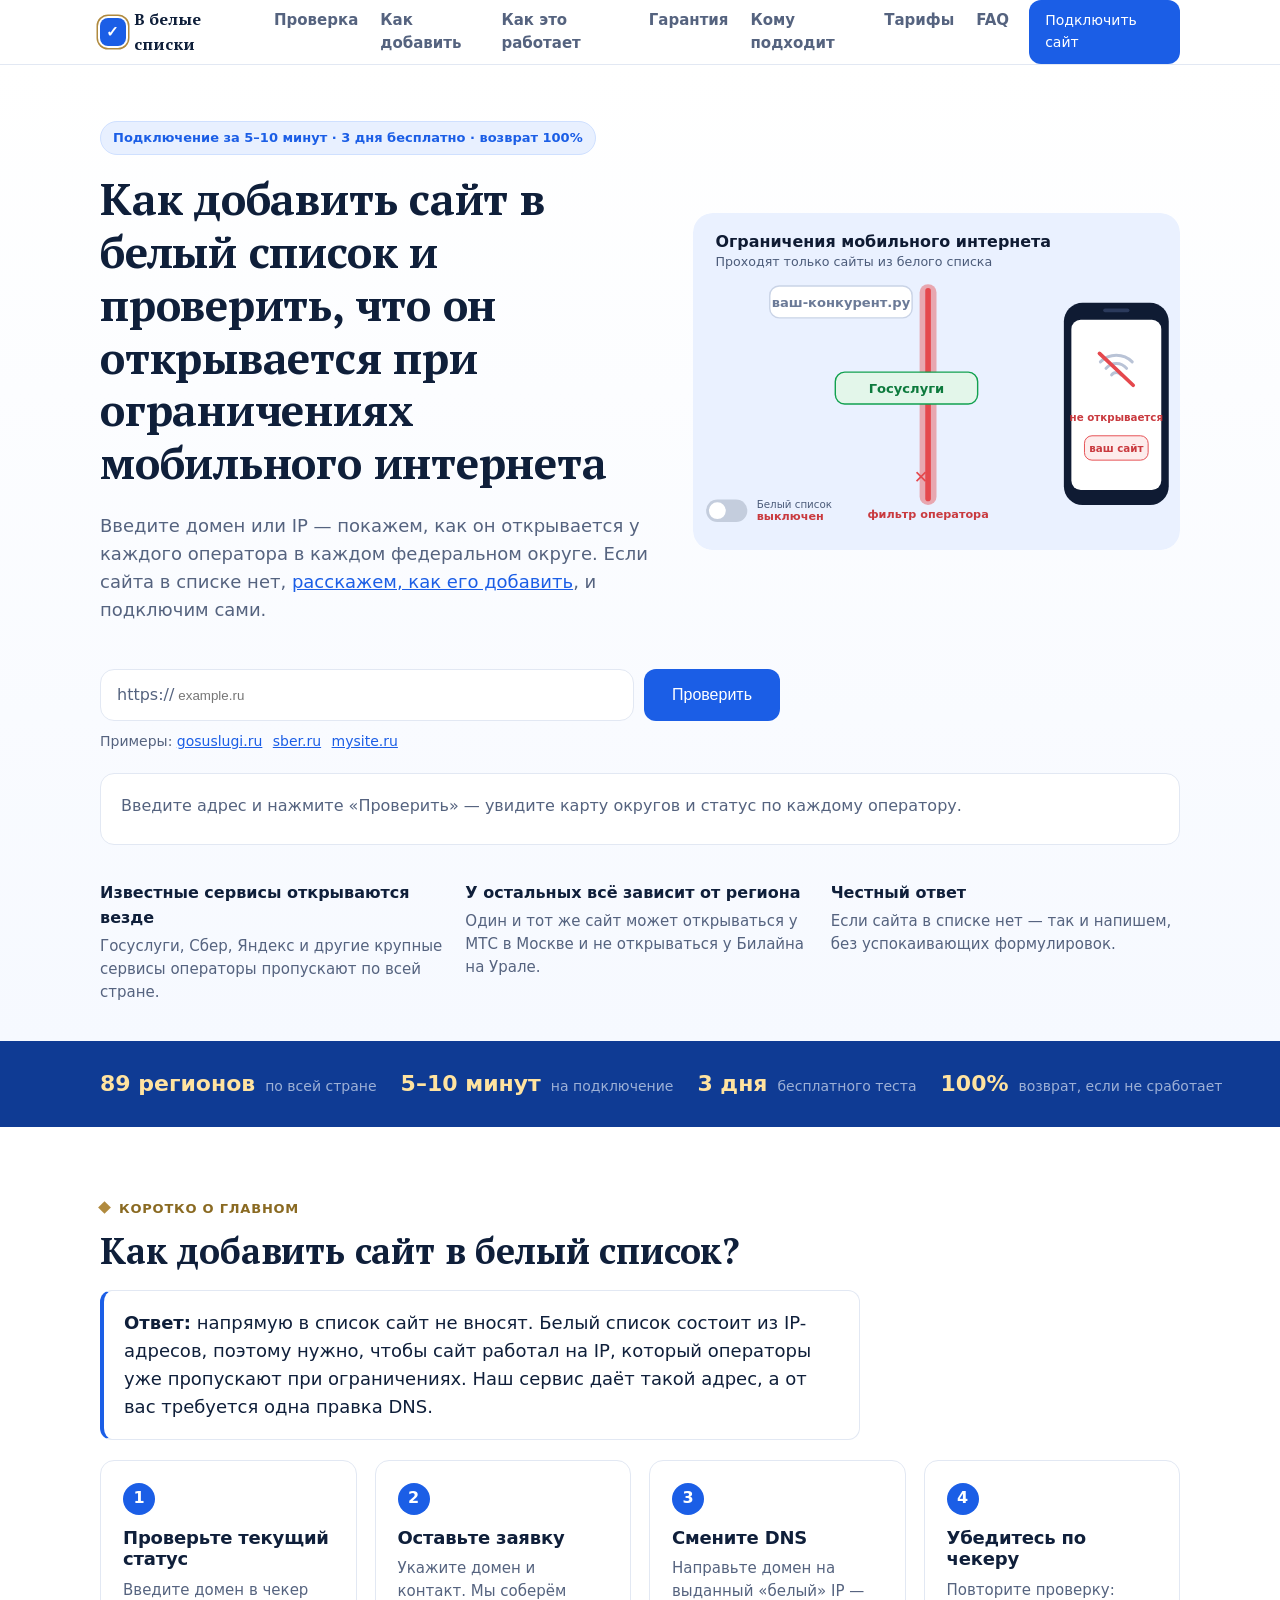
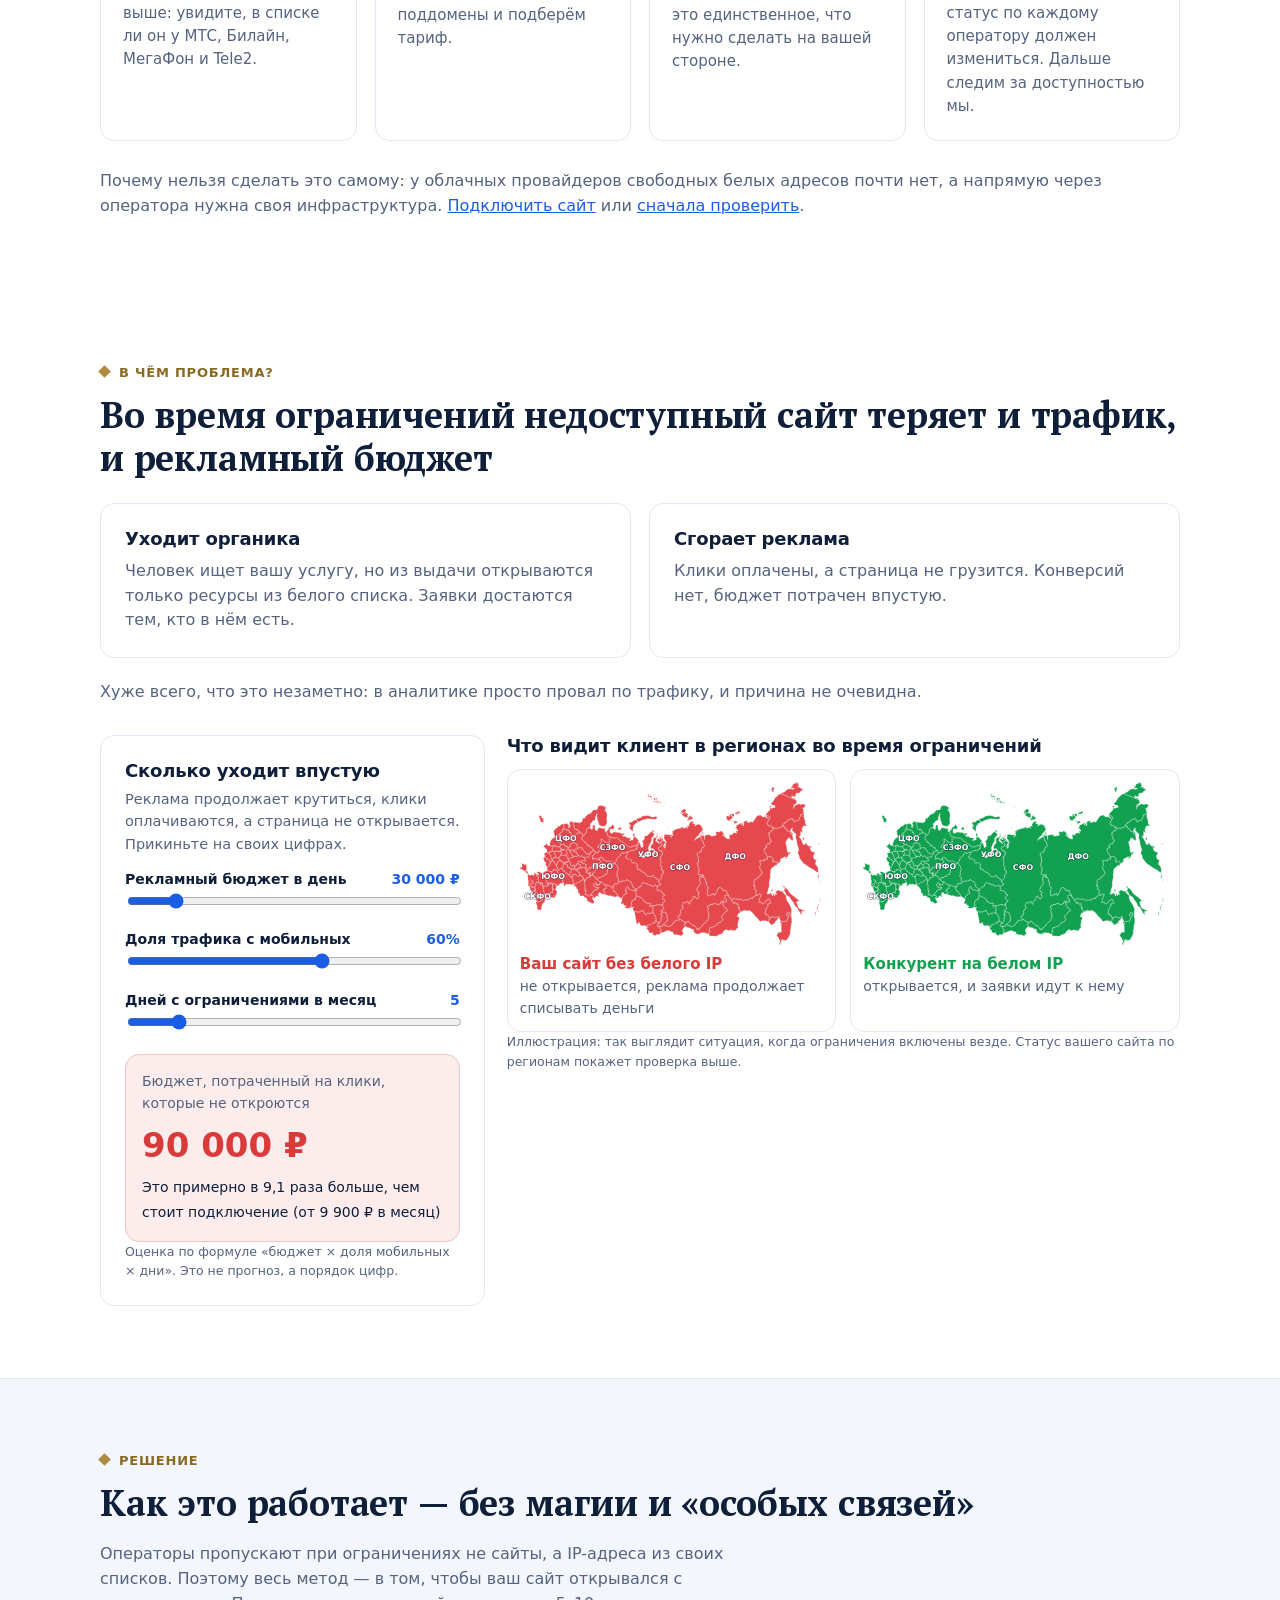
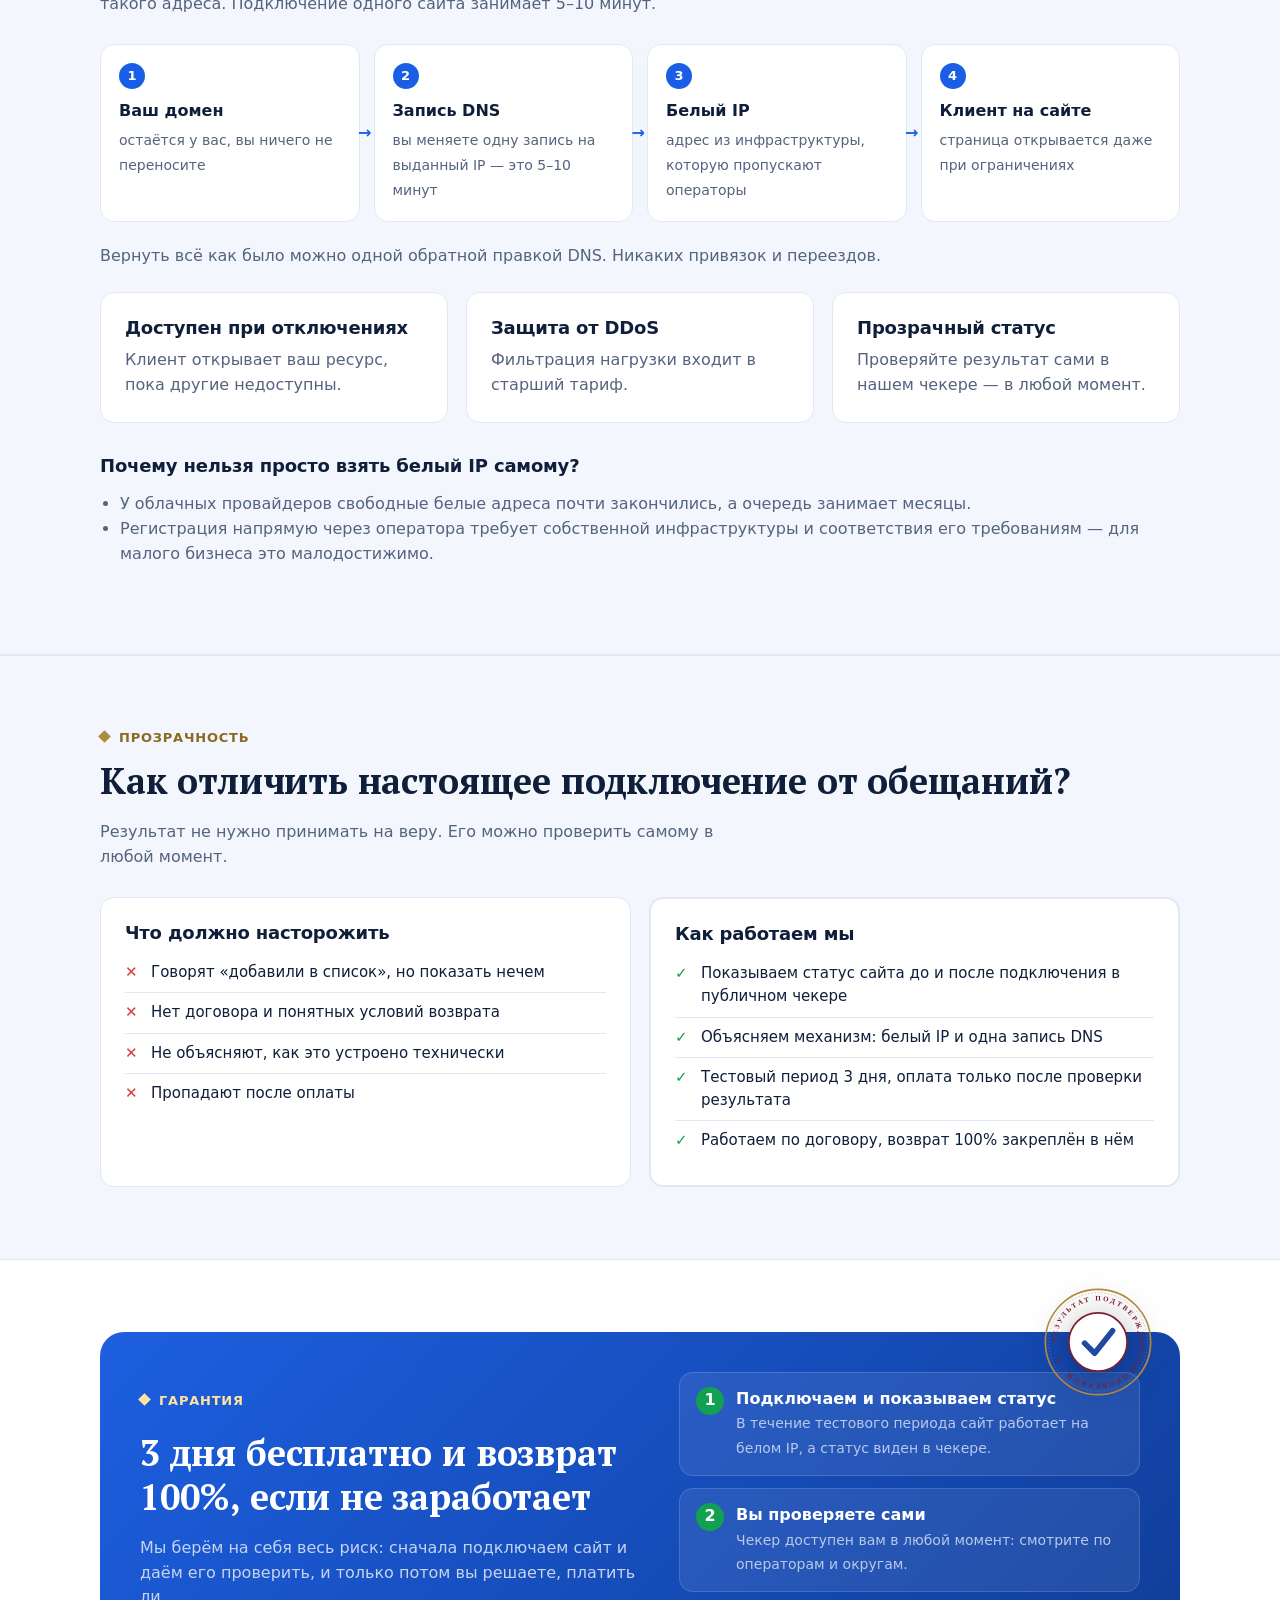
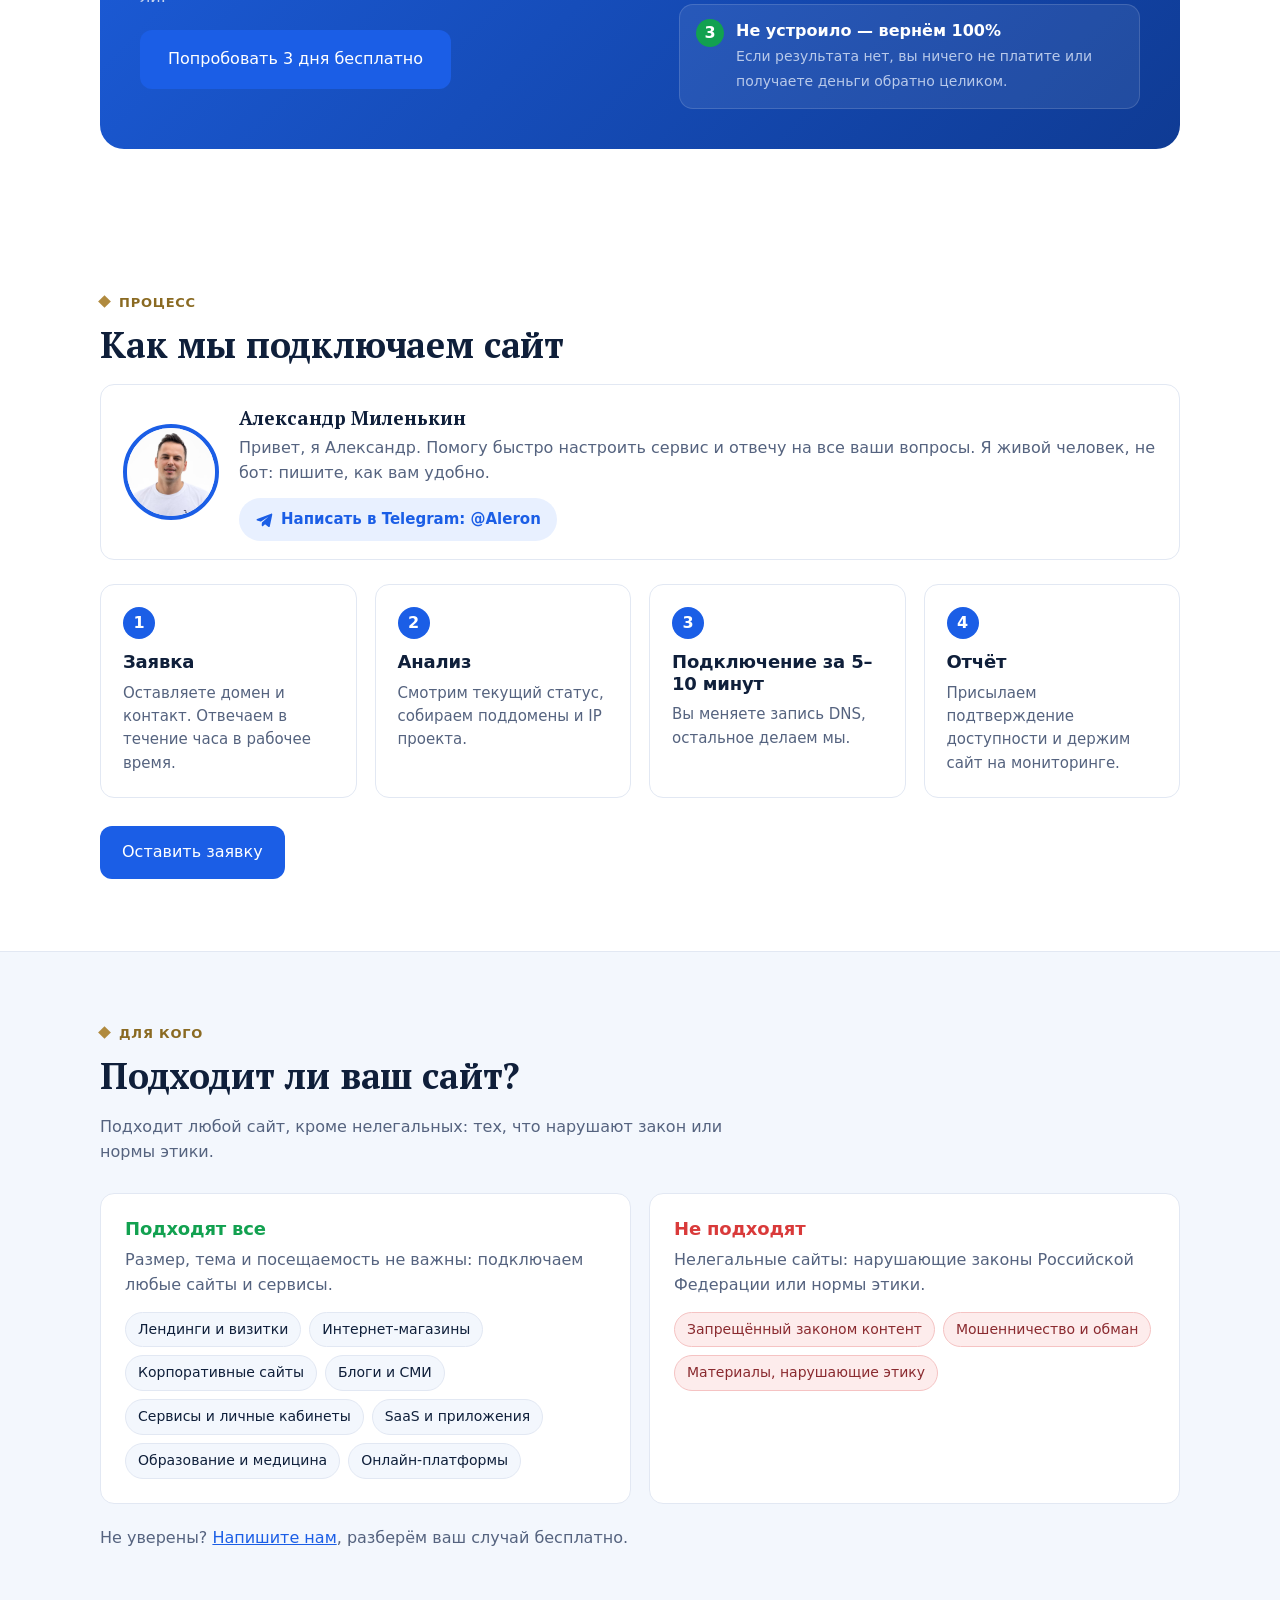
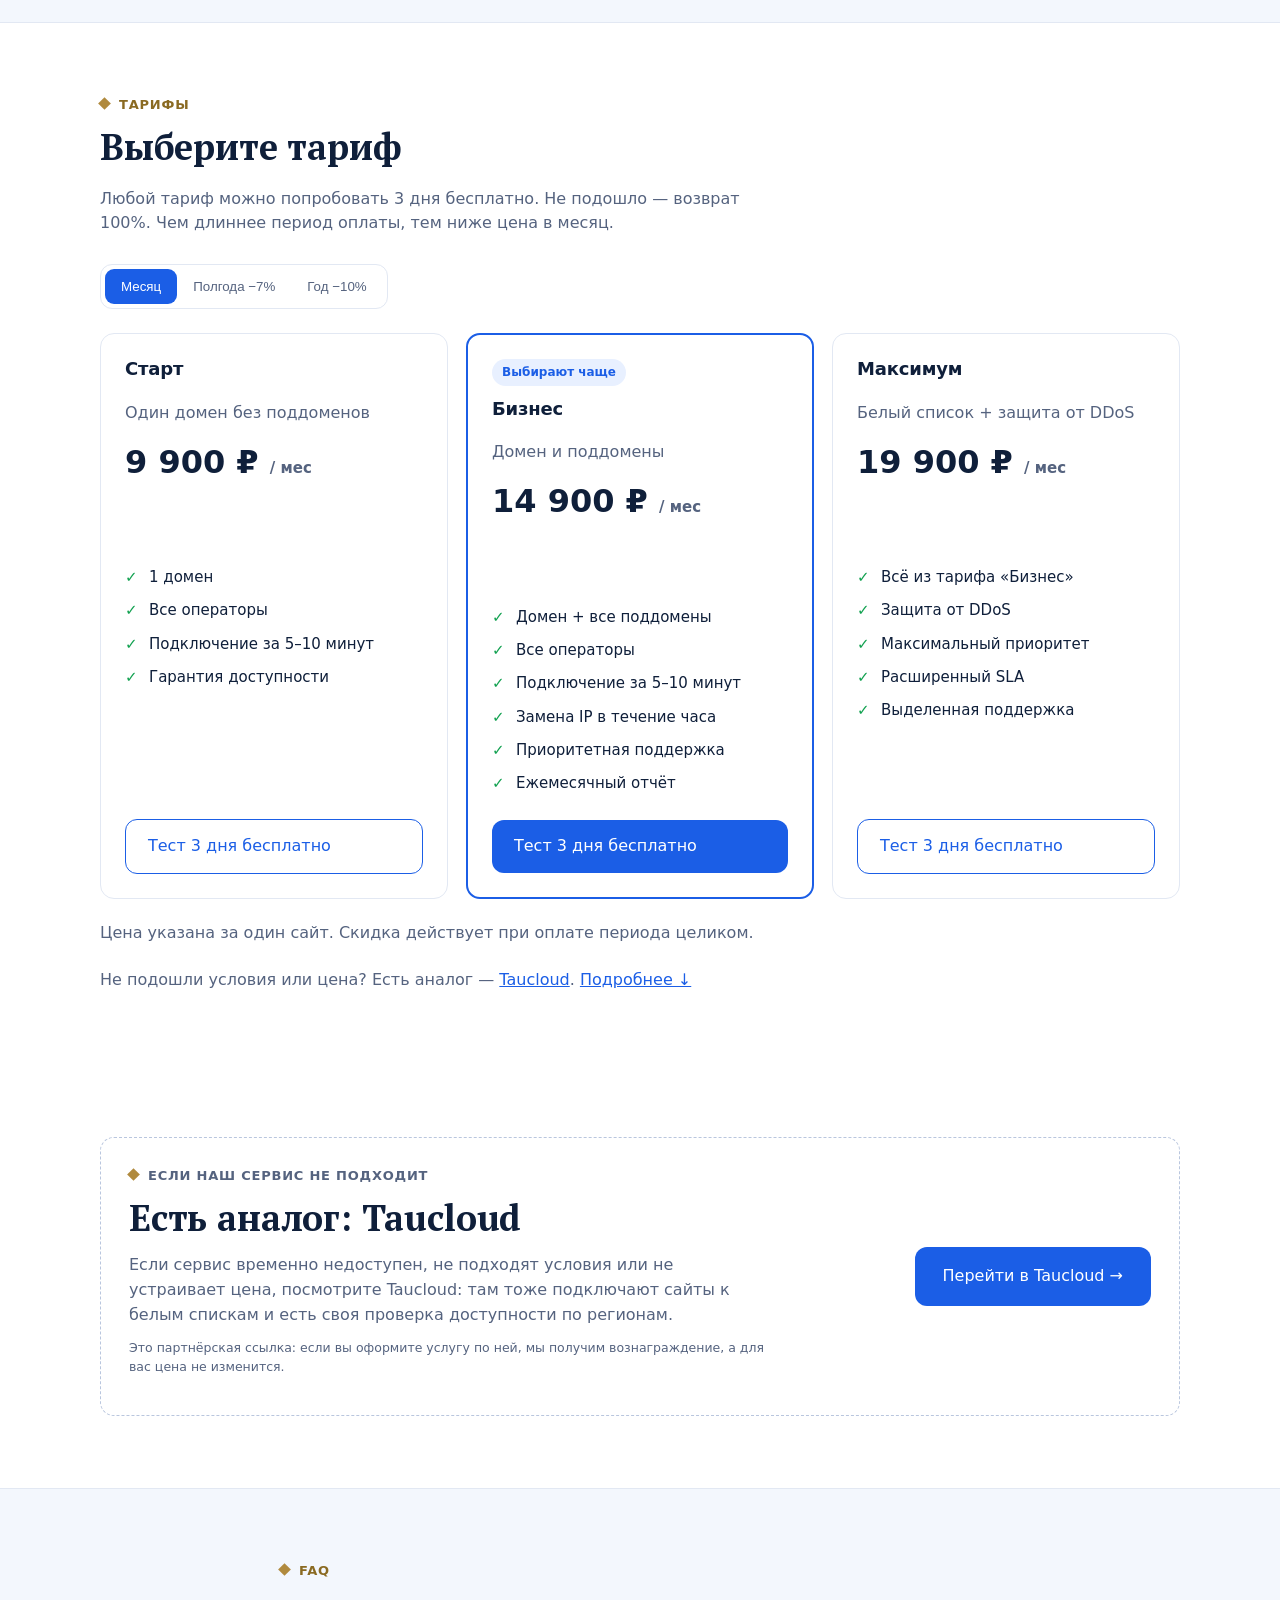
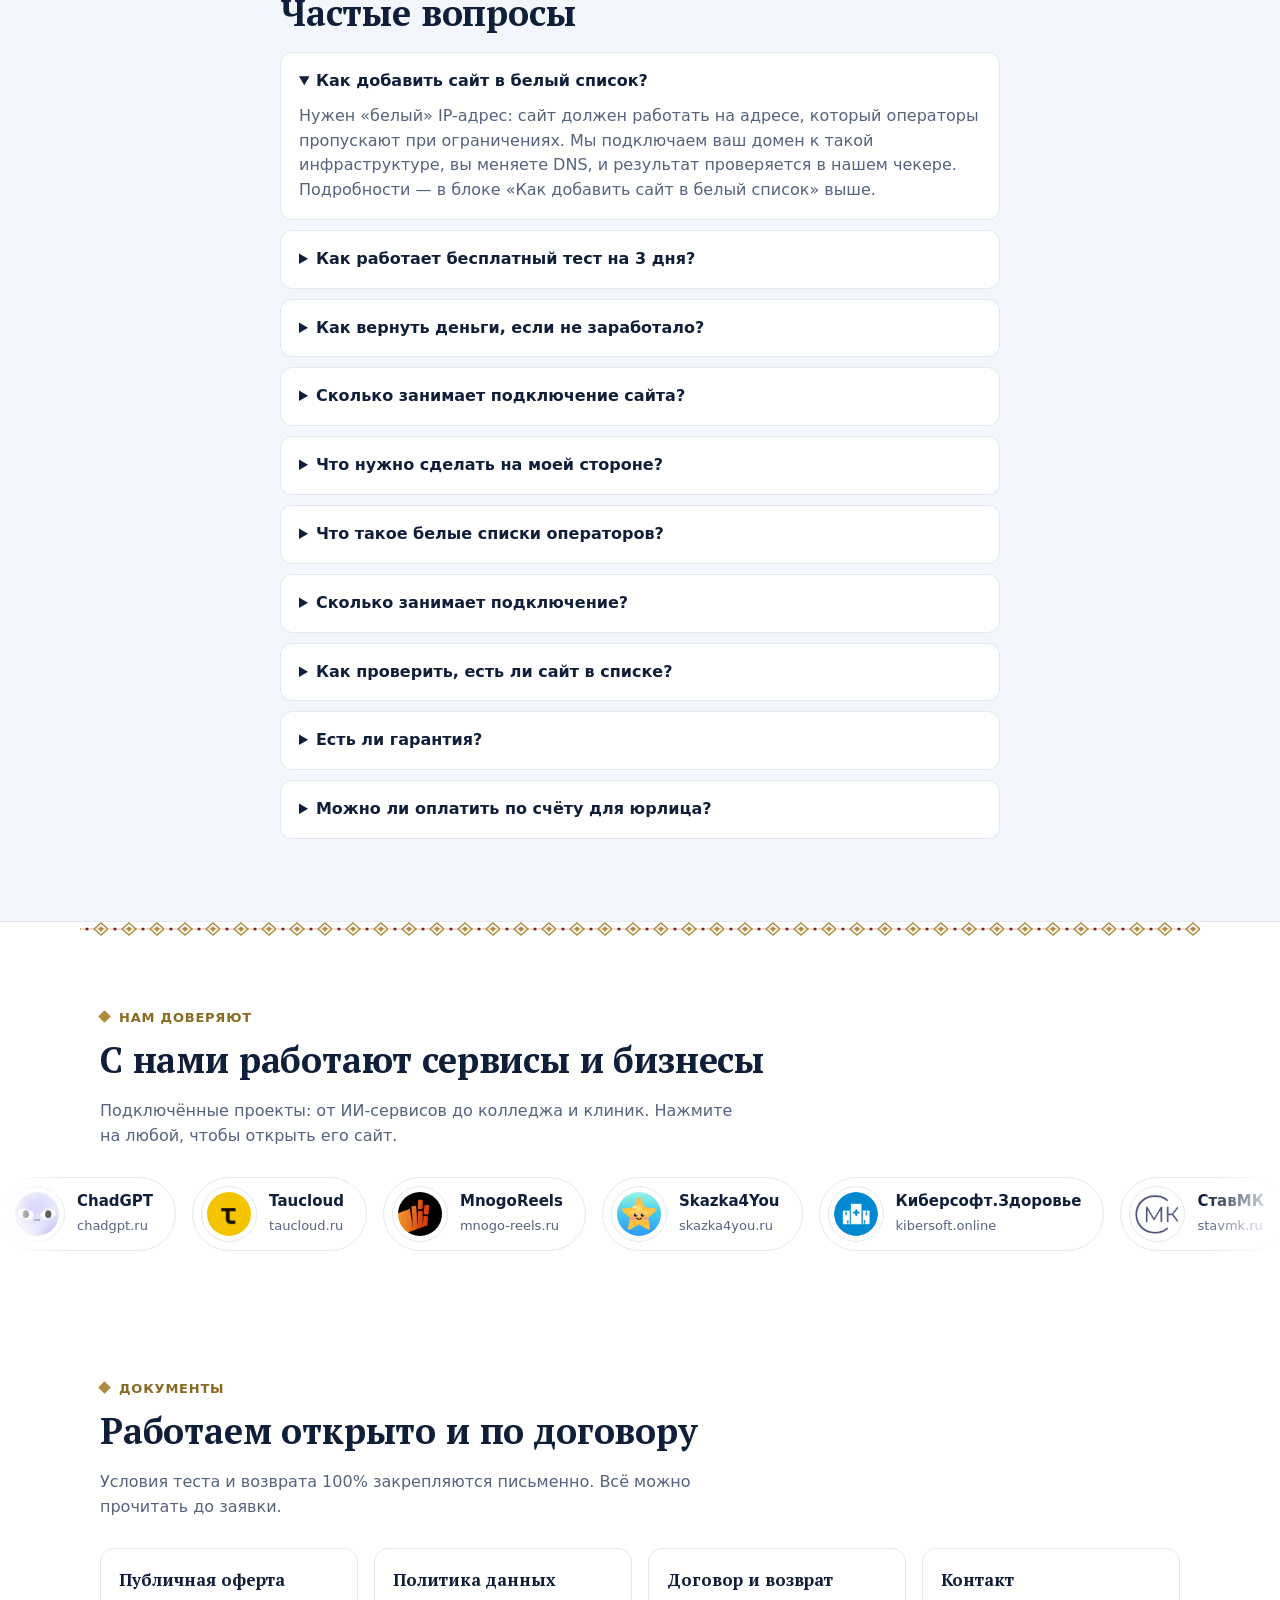
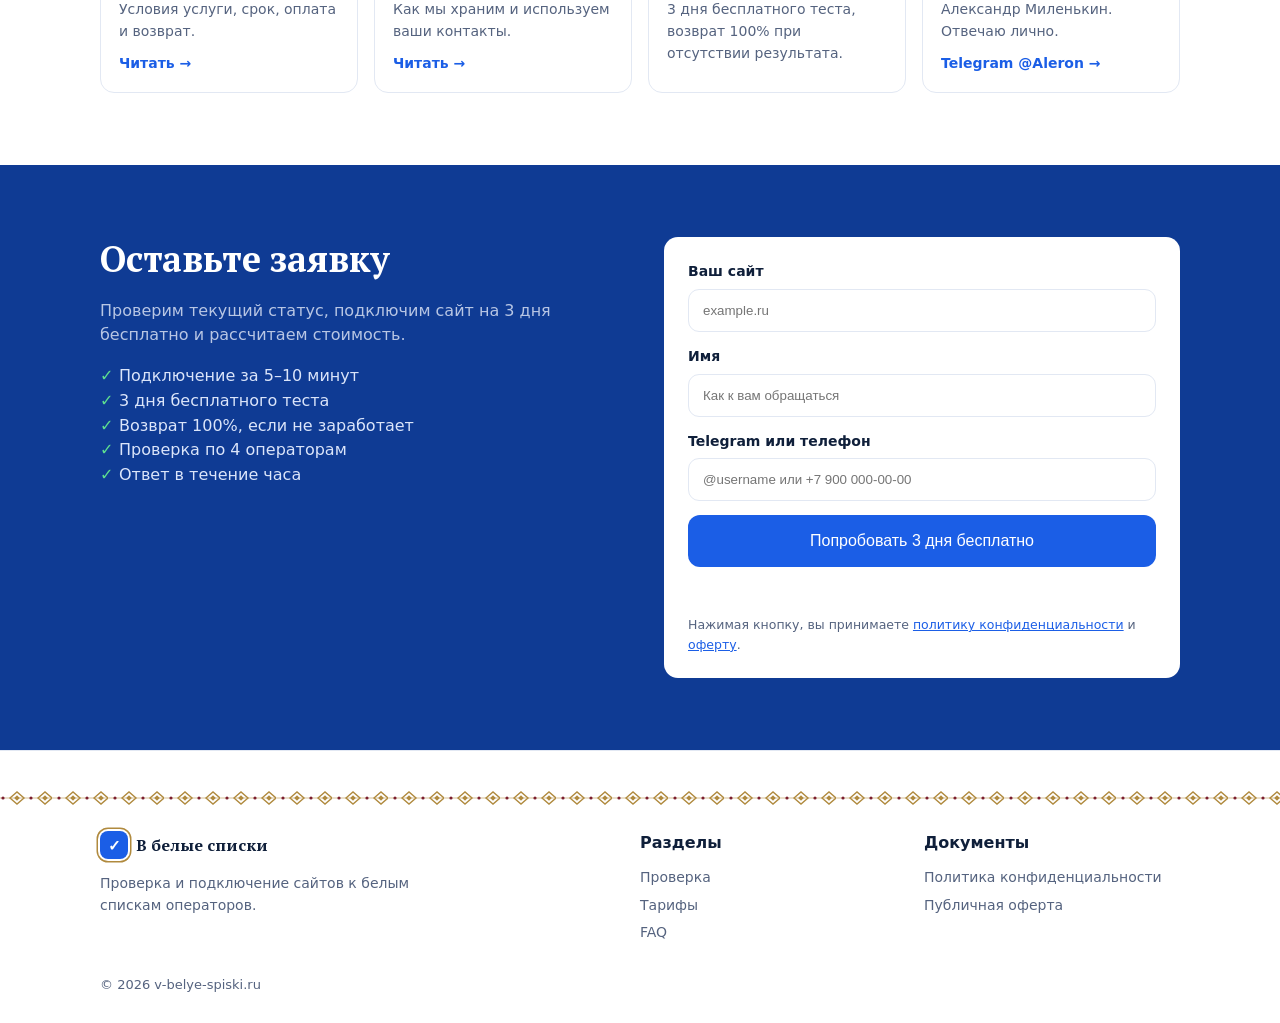
<file: index.html>
<!doctype html>
<html lang="ru">
<head>
<meta charset="utf-8">
<meta name="viewport" content="width=device-width, initial-scale=1">
<title>Как добавить сайт в белый список операторов — проверка и подключение | В белые списки</title>
<meta name="description" content="Как добавить сайт в белый список: проверьте домен у МТС, Билайн, МегаФон и Tele2, получите белый IP и поменяйте DNS — сайт будет открываться при ограничениях мобильного интернета.">
<link rel="canonical" href="https://v-belye-spiski.ru/">
<meta property="og:title" content="Как добавить сайт в белый список операторов">
<meta property="og:description" content="Статус домена у каждого оператора и подключение к белому IP.">
<meta property="og:url" content="https://v-belye-spiski.ru/">
<meta property="og:type" content="website">
<meta property="og:locale" content="ru_RU">
<link rel="icon" href="/favicon.ico" sizes="any">
<link rel="icon" href="/assets/icon.svg?v=a329ea20" type="image/svg+xml">
<link rel="icon" type="image/png" sizes="32x32" href="/assets/favicon-32.png?v=37b2ace0">
<link rel="apple-touch-icon" href="/apple-touch-icon.png?v=8c5036a8">
<meta name="theme-color" content="#1b5ee6">
<script type="application/ld+json">
{"@context":"https://schema.org","@graph":[
{"@type":"HowTo","name":"Как добавить сайт в белый список операторов","step":[
{"@type":"HowToStep","name":"Проверьте текущий статус","text":"Введите домен в чекер и посмотрите статус у каждого оператора."},
{"@type":"HowToStep","name":"Оставьте заявку","text":"Укажите домен и контакт, мы соберём поддомены и подберём тариф."},
{"@type":"HowToStep","name":"Смените DNS","text":"Направьте домен на выданный белый IP-адрес."},
{"@type":"HowToStep","name":"Убедитесь по чекеру","text":"Повторите проверку: статус по операторам должен измениться."}]},
{"@type":"FAQPage","mainEntity":[{"@type":"Question","name":"Как добавить сайт в белый список?","acceptedAnswer":{"@type":"Answer","text":"Сайт должен работать на белом IP-адресе, который операторы пропускают при ограничениях. Сервис подключает домен к такой инфраструктуре, владелец меняет DNS, результат проверяется в чекере."}},{"@type":"Question","name":"Есть ли бесплатный тест и возврат денег?","acceptedAnswer":{"@type":"Answer","text":"Да: 3 дня бесплатного теста и возврат 100%, если сайт не появился в белых списках."}}]}
]}
</script>
<link rel="stylesheet" href="/assets/style.css?v=dae3e56b">
</head>
<body>

<header class="top">
  <div class="wrap top__in">
    <a class="logo" href="/"><span class="logo__mark">✓</span>В белые списки</a>
    <nav class="nav" id="nav">
      <a href="#checker">Проверка</a>
      <a href="#how-to">Как добавить</a>
      <a href="#solution">Как это работает</a>
      <a href="#guarantee">Гарантия</a>
      <a href="#fit">Кому подходит</a>
      <a href="#pricing">Тарифы</a>
      <a href="#faq">FAQ</a>
    </nav>
    <a class="btn btn--sm" href="#lead">Подключить сайт</a>
    <button class="burger" id="burger" aria-label="Меню" aria-expanded="false"><span></span><span></span></button>
  </div>
</header>

<main>
<!-- HERO + CHECKER -->
<section class="hero" id="checker">
  <div class="wrap">
    <div class="hero__top">
      <div>
        <p class="chip">Подключение за 5–10 минут · 3 дня бесплатно · возврат 100%</p>
        <h1>Как добавить сайт в белый список и проверить, что он открывается при ограничениях мобильного интернета</h1>
        <p class="lead">Введите домен или IP — покажем, как он открывается у каждого оператора в каждом федеральном округе. Если сайта в списке нет, <a href="#how-to">расскажем, как его добавить</a>, и подключим сами.</p>
      </div>
      <figure class="hero__art">
        <img src="/assets/hero.svg?v=7d7f779e" width="520" height="360" alt="Анимация: при ограничениях мобильного интернета обычные сайты блокируются, а сайты из белого списка доходят до телефона">
      </figure>
    </div>

    <form class="checker" id="checkForm" novalidate>
      <label class="checker__field">
        <span class="checker__pre">https://</span>
        <input id="checkInput" name="q" type="text" inputmode="url" autocomplete="off" autocapitalize="off" spellcheck="false" placeholder="example.ru" aria-label="Адрес сайта">
      </label>
      <button class="btn btn--lg" type="submit" id="checkBtn">Проверить</button>
    </form>
    <p class="examples">Примеры: <button type="button" data-ex="gosuslugi.ru">gosuslugi.ru</button> <button type="button" data-ex="sber.ru">sber.ru</button> <button type="button" data-ex="mysite.ru">mysite.ru</button></p>

    <div class="result" id="result" aria-live="polite">
      <p class="result__hint">Введите адрес и нажмите «Проверить» — увидите карту округов и статус по каждому оператору.</p>
    </div>

    <ul class="trio">
      <li><b>Известные сервисы открываются везде</b>Госуслуги, Сбер, Яндекс и другие крупные сервисы операторы пропускают по всей стране.</li>
      <li><b>У остальных всё зависит от региона</b>Один и тот же сайт может открываться у МТС в Москве и не открываться у Билайна на Урале.</li>
      <li><b>Честный ответ</b>Если сайта в списке нет — так и напишем, без успокаивающих формулировок.</li>
    </ul>
  </div>
</section>

<section class="stats">
  <div class="wrap stats__in">
    <div><b>89 регионов</b><span>по всей стране</span></div>
    <div><b>5–10 минут</b><span>на подключение</span></div>
    <div><b>3 дня</b><span>бесплатного теста</span></div>
    <div><b>100%</b><span>возврат, если не сработает</span></div>
  </div>
</section>

<!-- HOW TO -->
<section class="sec" id="how-to">
  <div class="wrap">
    <p class="eyebrow">Коротко о главном</p>
    <h2>Как добавить сайт в белый список?</h2>
    <p class="answer"><b>Ответ:</b> напрямую в список сайт не вносят. Белый список состоит из IP-адресов, поэтому нужно, чтобы сайт работал на IP, который операторы уже пропускают при ограничениях. Наш сервис даёт такой адрес, а от вас требуется одна правка DNS.</p>
    <ol class="steps steps--how">
      <li><i>1</i><h3>Проверьте текущий статус</h3><p>Введите домен в чекер выше: увидите, в списке ли он у МТС, Билайн, МегаФон и Tele2.</p></li>
      <li><i>2</i><h3>Оставьте заявку</h3><p>Укажите домен и контакт. Мы соберём поддомены и подберём тариф.</p></li>
      <li><i>3</i><h3>Смените DNS</h3><p>Направьте домен на выданный «белый» IP — это единственное, что нужно сделать на вашей стороне.</p></li>
      <li><i>4</i><h3>Убедитесь по чекеру</h3><p>Повторите проверку: статус по каждому оператору должен измениться. Дальше следим за доступностью мы.</p></li>
    </ol>
    <p class="note">Почему нельзя сделать это самому: у облачных провайдеров свободных белых адресов почти нет, а напрямую через оператора нужна своя инфраструктура. <a href="#lead">Подключить сайт</a> или <a href="#checker">сначала проверить</a>.</p>
  </div>
</section>

<!-- PROBLEM -->
<section class="sec" id="problem">
  <div class="wrap">
    <p class="eyebrow">В чём проблема?</p>
    <h2>Во время ограничений недоступный сайт теряет и трафик, и рекламный бюджет</h2>
    <div class="cards cards--2">
      <article class="card">
        <h3>Уходит органика</h3>
        <p>Человек ищет вашу услугу, но из выдачи открываются только ресурсы из белого списка. Заявки достаются тем, кто в нём есть.</p>
      </article>
      <article class="card">
        <h3>Сгорает реклама</h3>
        <p>Клики оплачены, а страница не грузится. Конверсий нет, бюджет потрачен впустую.</p>
      </article>
    </div>
    <p class="note">Хуже всего, что это незаметно: в аналитике просто провал по трафику, и причина не очевидна.</p>

    <div class="loss">
      <form class="card calc" id="calc" onsubmit="return false">
        <h3>Сколько уходит впустую</h3>
        <p class="calc__lead">Реклама продолжает крутиться, клики оплачиваются, а страница не открывается. Прикиньте на своих цифрах.</p>
        <label>Рекламный бюджет в день <output id="o-budget">30 000 ₽</output>
          <input type="range" id="i-budget" min="5000" max="200000" step="5000" value="30000"></label>
        <label>Доля трафика с мобильных <output id="o-share">60%</output>
          <input type="range" id="i-share" min="10" max="95" step="5" value="60"></label>
        <label>Дней с ограничениями в месяц <output id="o-days">5</output>
          <input type="range" id="i-days" min="1" max="30" step="1" value="5"></label>
        <div class="calc__res">
          <span>Бюджет, потраченный на клики, которые не откроются</span>
          <b id="o-loss">90 000 ₽</b>
          <small id="o-vs"></small>
        </div>
        <p class="fine">Оценка по формуле «бюджет × доля мобильных × дни». Это не прогноз, а порядок цифр.</p>
      </form>

      <div class="vs">
        <h3>Что видит клиент в регионах во время ограничений</h3>
        <div class="vs__row">
          <figure><div data-rumap="none" class="vs__map"></div><figcaption class="vs__bad"><b>Ваш сайт без белого IP</b>не открывается, реклама продолжает списывать деньги</figcaption></figure>
          <figure><div data-rumap="all" class="vs__map"></div><figcaption class="vs__ok"><b>Конкурент на белом IP</b>открывается, и заявки идут к нему</figcaption></figure>
        </div>
        <p class="fine">Иллюстрация: так выглядит ситуация, когда ограничения включены везде. Статус вашего сайта по регионам покажет проверка выше.</p>
      </div>
    </div>
  </div>
</section>

<!-- SOLUTION -->
<section class="sec sec--tint" id="solution">
  <div class="wrap">
    <p class="eyebrow">Решение</p>
    <h2>Как это работает — без магии и «особых связей»</h2>
    <p class="sub">Операторы пропускают при ограничениях не сайты, а IP-адреса из своих списков. Поэтому весь метод — в том, чтобы ваш сайт открывался с такого адреса. Подключение одного сайта занимает 5–10 минут.</p>
    <ol class="flow">
      <li><b>Ваш домен</b><span>остаётся у вас, вы ничего не переносите</span></li>
      <li><b>Запись DNS</b><span>вы меняете одну запись на выданный IP — это 5–10 минут</span></li>
      <li><b>Белый IP</b><span>адрес из инфраструктуры, которую пропускают операторы</span></li>
      <li><b>Клиент на сайте</b><span>страница открывается даже при ограничениях</span></li>
    </ol>
    <p class="note">Вернуть всё как было можно одной обратной правкой DNS. Никаких привязок и переездов.</p>
    <div class="cards cards--3">
      <article class="card"><h3>Доступен при отключениях</h3><p>Клиент открывает ваш ресурс, пока другие недоступны.</p></article>
      <article class="card"><h3>Защита от DDoS</h3><p>Фильтрация нагрузки входит в старший тариф.</p></article>
      <article class="card"><h3>Прозрачный статус</h3><p>Проверяйте результат сами в нашем чекере — в любой момент.</p></article>
    </div>
    <div class="how">
      <h3>Почему нельзя просто взять белый IP самому?</h3>
      <ul class="list">
        <li>У облачных провайдеров свободные белые адреса почти закончились, а очередь занимает месяцы.</li>
        <li>Регистрация напрямую через оператора требует собственной инфраструктуры и соответствия его требованиям — для малого бизнеса это малодостижимо.</li>
      </ul>
    </div>
  </div>
</section>

<!-- TRUST -->
<section class="sec sec--tint" id="trust">
  <div class="wrap">
    <p class="eyebrow">Прозрачность</p>
    <h2>Как отличить настоящее подключение от обещаний?</h2>
    <p class="sub">Результат не нужно принимать на веру. Его можно проверить самому в любой момент.</p>
    <div class="cards cards--2">
      <div class="card cmp cmp--bad">
        <h3>Что должно насторожить</h3>
        <ul>
          <li>Говорят «добавили в список», но показать нечем</li>
          <li>Нет договора и понятных условий возврата</li>
          <li>Не объясняют, как это устроено технически</li>
          <li>Пропадают после оплаты</li>
        </ul>
      </div>
      <div class="card cmp cmp--ok">
        <h3>Как работаем мы</h3>
        <ul>
          <li>Показываем статус сайта до и после подключения в публичном чекере</li>
          <li>Объясняем механизм: белый IP и одна запись DNS</li>
          <li>Тестовый период 3 дня, оплата только после проверки результата</li>
          <li>Работаем по договору, возврат 100% закреплён в нём</li>
        </ul>
      </div>
    </div>
  </div>
</section>

<!-- GUARANTEE -->
<section class="sec" id="guarantee">
  <div class="wrap">
    <div class="guar">
      <div class="guar__main">
        <p class="eyebrow">Гарантия</p>
        <h2>3 дня бесплатно и возврат 100%, если не заработает</h2>
        <p>Мы берём на себя весь риск: сначала подключаем сайт и даём его проверить, и только потом вы решаете, платить ли.</p>
        <a class="btn btn--lg" href="#lead">Попробовать 3 дня бесплатно</a>
      </div>
      <ol class="guar__steps">
        <li><b>Подключаем и показываем статус</b><span>В течение тестового периода сайт работает на белом IP, а статус виден в чекере.</span></li>
        <li><b>Вы проверяете сами</b><span>Чекер доступен вам в любой момент: смотрите по операторам и округам.</span></li>
        <li><b>Не устроило — вернём 100%</b><span>Если результата нет, вы ничего не платите или получаете деньги обратно целиком.</span></li>
      </ol>
    </div>
  </div>
</section>

<!-- PROCESS -->
<section class="sec" id="process">
  <div class="wrap">
    <p class="eyebrow">Процесс</p>
    <h2>Как мы подключаем сайт</h2>
    <div class="person">
      <img src="/assets/aleksandr.jpg?v=d27779ea" width="120" height="120" alt="Александр Миленькин" loading="lazy">
      <div>
        <b>Александр Миленькин</b>
        <p>Привет, я Александр. Помогу быстро настроить сервис и отвечу на все ваши вопросы. Я живой человек, не бот: пишите, как вам удобно.</p>
        <a class="person__tg" href="https://t.me/Aleron" target="_blank" rel="noopener"><svg width="18" height="18" viewBox="0 0 24 24" aria-hidden="true"><path d="M21.5 3.5 2.8 10.7c-.9.4-.9 1.6 0 1.9l4.6 1.5 1.8 5.6c.2.7 1.1.9 1.6.4l2.6-2.4 4.7 3.5c.6.4 1.4.1 1.6-.6L23 4.9c.2-.9-.7-1.7-1.5-1.4Zm-3.6 4.1-8.6 7.7-.4 3.2-1.4-4.3 10.4-6.6Z" fill="currentColor"/></svg>Написать в Telegram: @Aleron</a>
      </div>
    </div>
    <ol class="steps">
      <li><i>1</i><h3>Заявка</h3><p>Оставляете домен и контакт. Отвечаем в течение часа в рабочее время.</p></li>
      <li><i>2</i><h3>Анализ</h3><p>Смотрим текущий статус, собираем поддомены и IP проекта.</p></li>
      <li><i>3</i><h3>Подключение за 5–10 минут</h3><p>Вы меняете запись DNS, остальное делаем мы.</p></li>
      <li><i>4</i><h3>Отчёт</h3><p>Присылаем подтверждение доступности и держим сайт на мониторинге.</p></li>
    </ol>
    <a class="btn" href="#lead">Оставить заявку</a>
  </div>
</section>

<!-- FIT -->
<section class="sec sec--tint" id="fit">
  <div class="wrap">
    <p class="eyebrow">Для кого</p>
    <h2>Подходит ли ваш сайт?</h2>
    <p class="sub">Подходит любой сайт, кроме нелегальных: тех, что нарушают закон или нормы этики.</p>
    <div class="cards cards--2">
      <div class="card">
        <h3 class="ok">Подходят все</h3>
        <p>Размер, тема и посещаемость не важны: подключаем любые сайты и сервисы.</p>
        <div class="fit-tags"><span>Лендинги и визитки</span><span>Интернет-магазины</span><span>Корпоративные сайты</span><span>Блоги и СМИ</span><span>Сервисы и личные кабинеты</span><span>SaaS и приложения</span><span>Образование и медицина</span><span>Онлайн-платформы</span></div>
      </div>
      <div class="card">
        <h3 class="no">Не подходят</h3>
        <p>Нелегальные сайты: нарушающие законы Российской Федерации или нормы этики.</p>
        <div class="fit-tags fit-tags--no"><span>Запрещённый законом контент</span><span>Мошенничество и обман</span><span>Материалы, нарушающие этику</span></div>
      </div>
    </div>
    <p class="note">Не уверены? <a href="#lead">Напишите нам</a>, разберём ваш случай бесплатно.</p>
  </div>
</section>

<!-- PRICING -->
<section class="sec" id="pricing">
  <div class="wrap">
    <p class="eyebrow">Тарифы</p>
    <h2>Выберите тариф</h2>
    <p class="sub">Любой тариф можно попробовать 3 дня бесплатно. Не подошло — возврат 100%. Чем длиннее период оплаты, тем ниже цена в месяц.</p>
    <div class="seg" id="period" role="tablist">
      <button role="tab" data-m="1" aria-selected="true">Месяц</button>
      <button role="tab" data-m="6" aria-selected="false">Полгода −7%</button>
      <button role="tab" data-m="12" aria-selected="false">Год −10%</button>
    </div>
    <div class="cards cards--3 plans" id="plans"></div>
    <p class="note">Цена указана за один сайт. Скидка действует при оплате периода целиком.</p>
    <p class="note">Не подошли условия или цена? Есть аналог — <a href="https://taucloud.ru/r/aleron" target="_blank" rel="sponsored noopener">Taucloud</a>. <a href="#alt">Подробнее ↓</a></p>
  </div>
</section>

<!-- ALTERNATIVE -->
<section class="sec" id="alt">
  <div class="wrap">
    <div class="alt">
      <div>
        <p class="eyebrow">Если наш сервис не подходит</p>
        <h2>Есть аналог: Taucloud</h2>
        <p>Если сервис временно недоступен, не подходят условия или не устраивает цена, посмотрите Taucloud: там тоже подключают сайты к белым спискам и есть своя проверка доступности по регионам.</p>
        <p class="fine">Это партнёрская ссылка: если вы оформите услугу по ней, мы получим вознаграждение, а для вас цена не изменится.</p>
      </div>
      <a class="btn btn--lg" href="https://taucloud.ru/r/aleron" target="_blank" rel="sponsored noopener">Перейти в Taucloud →</a>
    </div>
  </div>
</section>

<!-- FAQ -->
<section class="sec sec--tint" id="faq">
  <div class="wrap wrap--narrow">
    <p class="eyebrow">FAQ</p>
    <h2>Частые вопросы</h2>
    <details open><summary>Как добавить сайт в белый список?</summary><p>Нужен «белый» IP-адрес: сайт должен работать на адресе, который операторы пропускают при ограничениях. Мы подключаем ваш домен к такой инфраструктуре, вы меняете DNS, и результат проверяется в нашем чекере. Подробности — в блоке «Как добавить сайт в белый список» выше.</p></details>
    <details><summary>Как работает бесплатный тест на 3 дня?</summary><p>Мы подключаем ваш сайт к белому IP, вы меняете DNS и в течение трёх дней проверяете результат в чекере. Платить нужно только если вас всё устроило.</p></details>
    <details><summary>Как вернуть деньги, если не заработало?</summary><p>Возврат 100% закреплён в договоре. Если сайт не появился в белых списках операторов, вы получаете деньги обратно полностью. Для этого достаточно написать нам.</p></details>
    <details><summary>Сколько занимает подключение сайта?</summary><p>Подключение одного сайта занимает 5–10 минут: вы меняете запись DNS на выданный IP. Домен и хостинг остаются у вас, а вернуть всё обратно можно такой же правкой.</p></details>
    <details><summary>Что нужно сделать на моей стороне?</summary><p>Одну вещь: сменить запись DNS на выданный IP. Домен и хостинг остаются у вас, а вернуть всё обратно можно такой же правкой.</p></details>
    <details><summary>Что такое белые списки операторов?</summary><p>Это перечни ресурсов и IP-адресов, которые остаются доступными при ограничении мобильного интернета.</p></details>
    <details><summary>Сколько занимает подключение?</summary><p>От одного дня — зависит от тарифа и количества поддоменов.</p></details>
    <details><summary>Как проверить, есть ли сайт в списке?</summary><p>Введите домен в чекер вверху страницы — получите статус по каждому оператору.</p></details>
    <details><summary>Есть ли гарантия?</summary><p>Условия и компенсация фиксируются в договоре. Если адрес выпал из списка, заменим его.</p></details>
    <details><summary>Можно ли оплатить по счёту для юрлица?</summary><p>Да, работаем по договору и выставляем счёт.</p></details>
  </div>
</section>

<div class="orn" aria-hidden="true"></div>

<!-- CLIENTS -->
<section class="sec sec--clients" id="clients">
  <div class="wrap">
    <p class="eyebrow">Нам доверяют</p>
    <h2>С нами работают сервисы и бизнесы</h2>
    <p class="sub">Подключённые проекты: от ИИ-сервисов до колледжа и клиник. Нажмите на любой, чтобы открыть его сайт.</p>
  </div>
  <div class="marquee" aria-label="Проекты, которые нам доверяют">
    <div class="marquee__track"><a class="client" href="https://chadgpt.ru/" target="_blank" rel="noopener"><span class="client__logo"><img src="/assets/logo-chadgpt.png?v=0d771b42" width="56" height="56" alt="Логотип ChadGPT" loading="lazy"></span><span class="client__t"><b>ChadGPT</b><small>chadgpt.ru</small></span></a><a class="client" href="https://taucloud.ru/" target="_blank" rel="noopener"><span class="client__logo"><img src="/assets/logo-taucloud.png?v=7adb3e70" width="56" height="56" alt="Логотип Taucloud" loading="lazy"></span><span class="client__t"><b>Taucloud</b><small>taucloud.ru</small></span></a><a class="client" href="https://mnogo-reels.ru/" target="_blank" rel="noopener"><span class="client__logo"><img src="/assets/logo-mnogo-reels.png?v=7e5b60f2" width="56" height="56" alt="Логотип MnogoReels" loading="lazy"></span><span class="client__t"><b>MnogoReels</b><small>mnogo-reels.ru</small></span></a><a class="client" href="https://skazka4you.ru/" target="_blank" rel="noopener"><span class="client__logo"><img src="/assets/logo-skazka4you.png?v=d3a2dde2" width="56" height="56" alt="Логотип Skazka4You" loading="lazy"></span><span class="client__t"><b>Skazka4You</b><small>skazka4you.ru</small></span></a><a class="client" href="https://kibersoft.online/" target="_blank" rel="noopener"><span class="client__logo"><img src="/assets/logo-kibersoft.png?v=7bbda690" width="56" height="56" alt="Логотип Киберсофт.Здоровье" loading="lazy"></span><span class="client__t"><b>Киберсофт.Здоровье</b><small>kibersoft.online</small></span></a><a class="client" href="https://stavmk.ru/" target="_blank" rel="noopener" title="Ставропольский многопрофильный колледж"><span class="client__logo"><img src="/assets/logo-stavmk.png?v=1f66689e" width="56" height="56" alt="Логотип Ставропольского многопрофильного колледжа" loading="lazy"></span><span class="client__t"><b>СтавМК</b><small>stavmk.ru</small></span></a><a class="client" href="https://doctorznaet.baby/" target="_blank" rel="noopener"><span class="client__logo"><img src="/assets/logo-doctorznaet.png?v=a2f7632c" width="56" height="56" alt="Логотип Доктор Знает" loading="lazy"></span><span class="client__t"><b>Доктор Знает</b><small>doctorznaet.baby</small></span></a><a class="client" href="https://ravenchange.ru/" target="_blank" rel="noopener"><span class="client__logo"><img src="/assets/logo-ravenchange.png?v=be356cf2" width="56" height="56" alt="Логотип RavenChange" loading="lazy"></span><span class="client__t"><b>RavenChange</b><small>ravenchange.ru</small></span></a><a class="client" href="https://chadgpt.ru/" target="_blank" rel="noopener" tabindex="-1" aria-hidden="true"><span class="client__logo"><img src="/assets/logo-chadgpt.png?v=0d771b42" width="56" height="56" alt="Логотип ChadGPT" loading="lazy"></span><span class="client__t"><b>ChadGPT</b><small>chadgpt.ru</small></span></a><a class="client" href="https://taucloud.ru/" target="_blank" rel="noopener" tabindex="-1" aria-hidden="true"><span class="client__logo"><img src="/assets/logo-taucloud.png?v=7adb3e70" width="56" height="56" alt="Логотип Taucloud" loading="lazy"></span><span class="client__t"><b>Taucloud</b><small>taucloud.ru</small></span></a><a class="client" href="https://mnogo-reels.ru/" target="_blank" rel="noopener" tabindex="-1" aria-hidden="true"><span class="client__logo"><img src="/assets/logo-mnogo-reels.png?v=7e5b60f2" width="56" height="56" alt="Логотип MnogoReels" loading="lazy"></span><span class="client__t"><b>MnogoReels</b><small>mnogo-reels.ru</small></span></a><a class="client" href="https://skazka4you.ru/" target="_blank" rel="noopener" tabindex="-1" aria-hidden="true"><span class="client__logo"><img src="/assets/logo-skazka4you.png?v=d3a2dde2" width="56" height="56" alt="Логотип Skazka4You" loading="lazy"></span><span class="client__t"><b>Skazka4You</b><small>skazka4you.ru</small></span></a><a class="client" href="https://kibersoft.online/" target="_blank" rel="noopener" tabindex="-1" aria-hidden="true"><span class="client__logo"><img src="/assets/logo-kibersoft.png?v=7bbda690" width="56" height="56" alt="Логотип Киберсофт.Здоровье" loading="lazy"></span><span class="client__t"><b>Киберсофт.Здоровье</b><small>kibersoft.online</small></span></a><a class="client" href="https://stavmk.ru/" target="_blank" rel="noopener" title="Ставропольский многопрофильный колледж" tabindex="-1" aria-hidden="true"><span class="client__logo"><img src="/assets/logo-stavmk.png?v=1f66689e" width="56" height="56" alt="Логотип Ставропольского многопрофильного колледжа" loading="lazy"></span><span class="client__t"><b>СтавМК</b><small>stavmk.ru</small></span></a><a class="client" href="https://doctorznaet.baby/" target="_blank" rel="noopener" tabindex="-1" aria-hidden="true"><span class="client__logo"><img src="/assets/logo-doctorznaet.png?v=a2f7632c" width="56" height="56" alt="Логотип Доктор Знает" loading="lazy"></span><span class="client__t"><b>Доктор Знает</b><small>doctorznaet.baby</small></span></a><a class="client" href="https://ravenchange.ru/" target="_blank" rel="noopener" tabindex="-1" aria-hidden="true"><span class="client__logo"><img src="/assets/logo-ravenchange.png?v=be356cf2" width="56" height="56" alt="Логотип RavenChange" loading="lazy"></span><span class="client__t"><b>RavenChange</b><small>ravenchange.ru</small></span></a></div>
  </div>
</section>

<!-- DOCS -->
<section class="sec" id="docs">
  <div class="wrap">
    <p class="eyebrow">Документы</p>
    <h2>Работаем открыто и по договору</h2>
    <p class="sub">Условия теста и возврата 100% закрепляются письменно. Всё можно прочитать до заявки.</p>
    <!-- Когда будете готовы: добавьте сюда реквизиты (ИП/ООО, ИНН, ОГРН). -->
    <div class="docs">
      <a href="/publichnaya-oferta.html"><b>Публичная оферта</b><span>Условия услуги, срок, оплата и возврат.</span><i>Читать →</i></a>
      <a href="/politika-konfidencialnosti.html"><b>Политика данных</b><span>Как мы храним и используем ваши контакты.</span><i>Читать →</i></a>
      <div><b>Договор и возврат</b><span>3 дня бесплатного теста, возврат 100% при отсутствии результата.</span></div>
      <a href="https://t.me/Aleron" target="_blank" rel="noopener"><b>Контакт</b><span>Александр Миленькин. Отвечаю лично.</span><i>Telegram @Aleron →</i></a>
    </div>
  </div>
</section>

<!-- LEAD -->
<section class="sec sec--dark" id="lead">
  <div class="wrap lead2">
    <div>
      <h2>Оставьте заявку</h2>
      <p>Проверим текущий статус, подключим сайт на 3 дня бесплатно и рассчитаем стоимость.</p>
      <ul class="ticks"><li>Подключение за 5–10 минут</li><li>3 дня бесплатного теста</li><li>Возврат 100%, если не заработает</li><li>Проверка по 4 операторам</li><li>Ответ в течение часа</li></ul>
    </div>
    <form class="form" id="leadForm" novalidate>
      <label>Ваш сайт<input name="domain" required placeholder="example.ru" autocomplete="off"></label>
      <label>Имя<input name="name" required placeholder="Как к вам обращаться" autocomplete="name"></label>
      <label>Telegram или телефон<input name="contact" required placeholder="@username или +7 900 000-00-00" autocomplete="off"></label>
      <input type="text" name="website" class="hp" tabindex="-1" autocomplete="off" aria-hidden="true">
      <input type="hidden" name="plan" id="leadPlan" value="">
      <button class="btn btn--lg" type="submit" id="leadBtn">Попробовать 3 дня бесплатно</button>
      <p class="form__msg" id="leadMsg" role="status"></p>
      <p class="fine">Нажимая кнопку, вы принимаете <a href="/politika-konfidencialnosti.html">политику конфиденциальности</a> и <a href="/publichnaya-oferta.html">оферту</a>.</p>
    </form>
  </div>
</section>
</main>

<footer class="foot">
  <div class="wrap foot__in">
    <div><a class="logo" href="/"><span class="logo__mark">✓</span>В белые списки</a><p>Проверка и подключение сайтов к белым спискам операторов.</p></div>
    <div><b>Разделы</b><a href="#checker">Проверка</a><a href="#pricing">Тарифы</a><a href="#faq">FAQ</a></div>
    <div><b>Документы</b><a href="/politika-konfidencialnosti.html">Политика конфиденциальности</a><a href="/publichnaya-oferta.html">Публичная оферта</a></div>
  </div>
  <div class="wrap foot__c">© 2026 v-belye-spiski.ru</div>
</footer>

<script src="/assets/ru-map.js?v=3c4af591"></script>
<script src="/assets/app.js?v=9e05b274"></script>
</body>
</html>
</file>
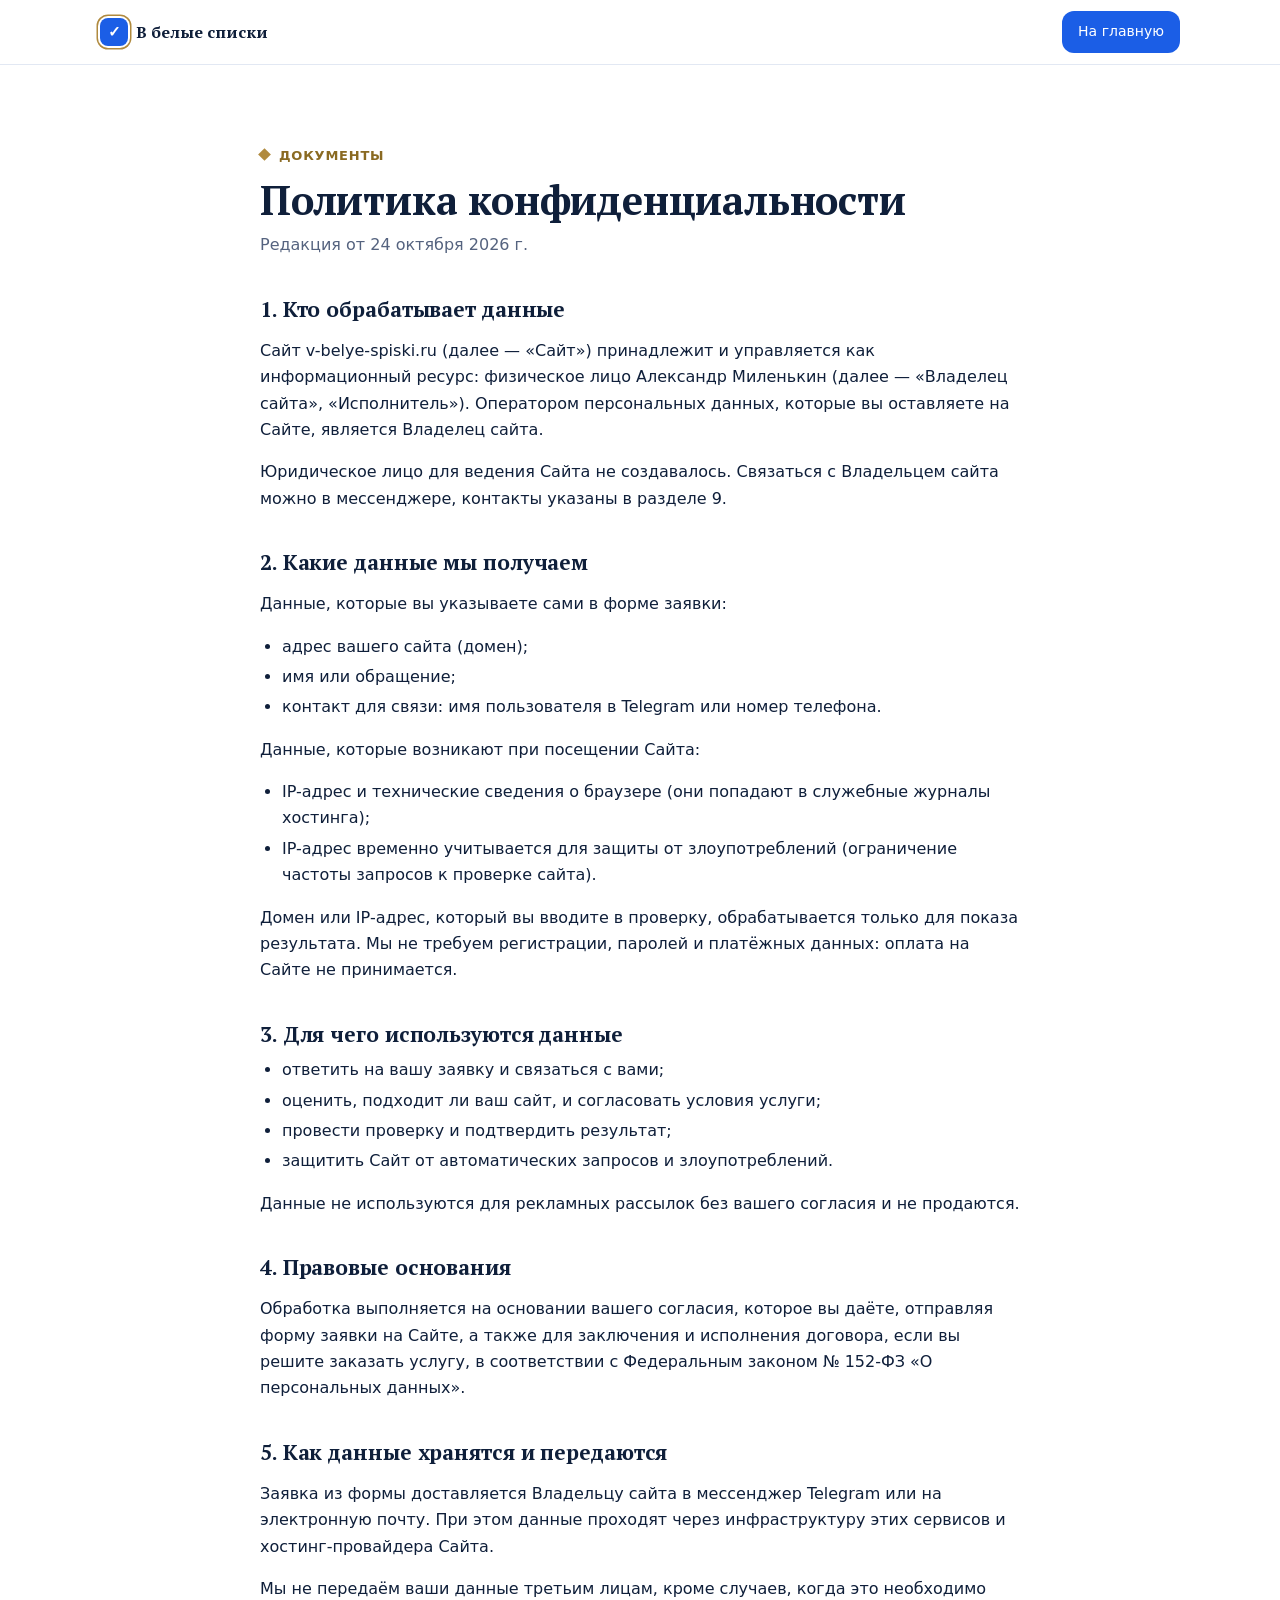
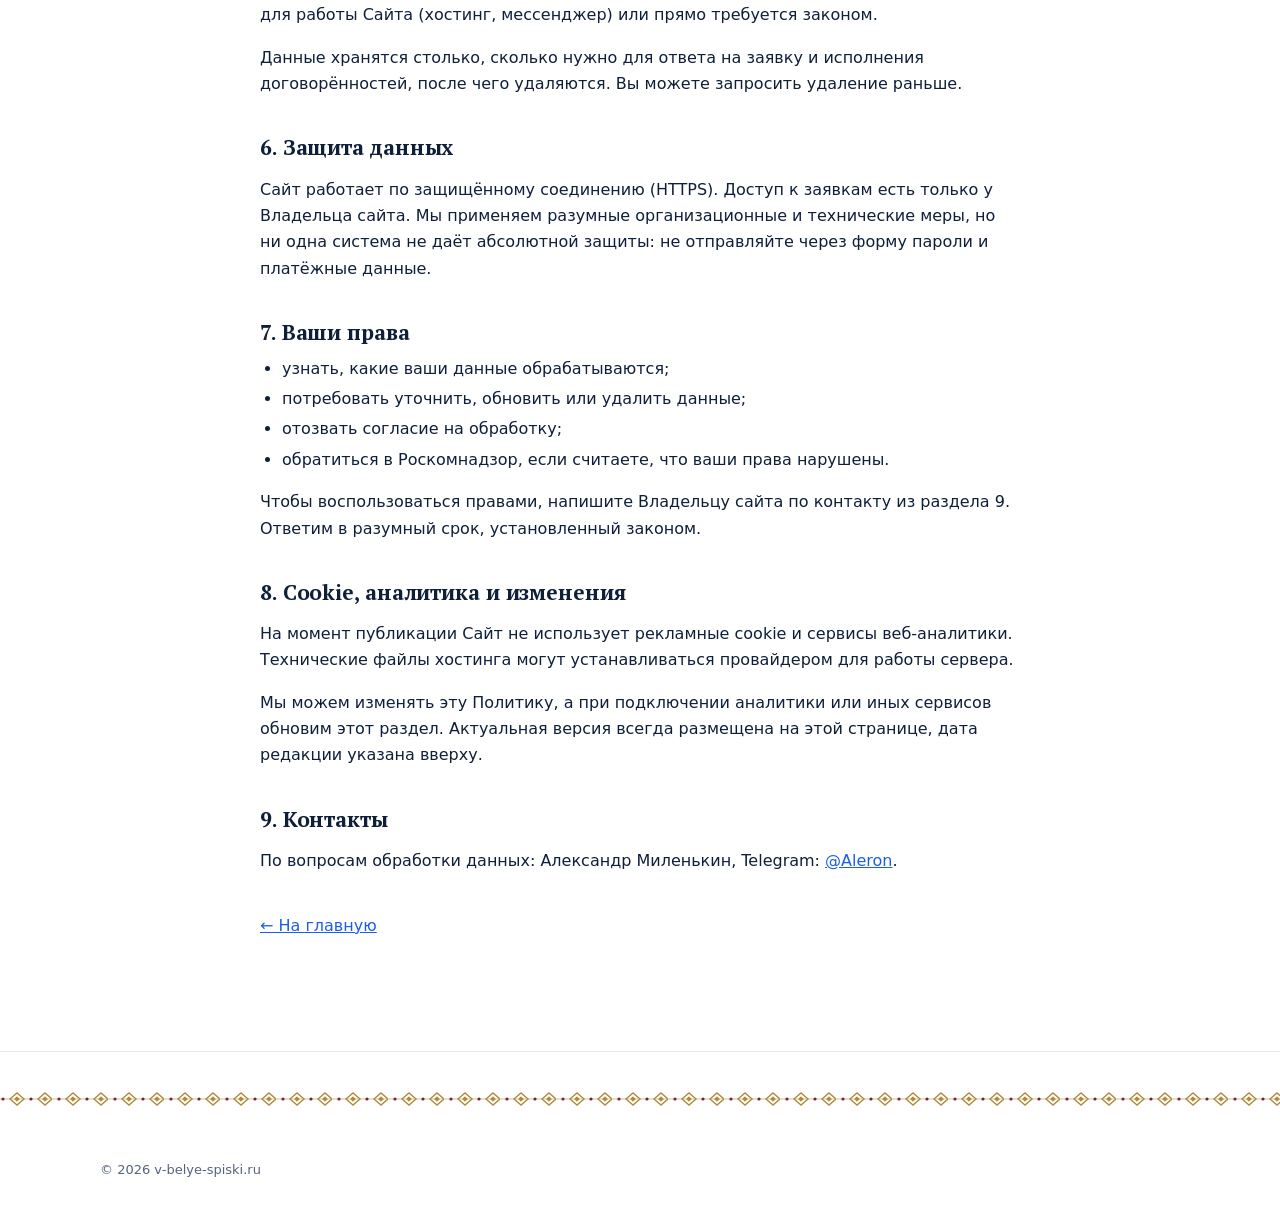
<file: politika-konfidencialnosti.html>
<!doctype html>
<html lang="ru"><head><meta charset="utf-8"><meta name="viewport" content="width=device-width, initial-scale=1">
<title>Политика конфиденциальности | В белые списки</title>
<meta name="description" content="Какие данные собирает сайт v-belye-spiski.ru и как они используются.">
<meta name="robots" content="noindex">
<link rel="icon" href="/favicon.ico" sizes="any">
<link rel="icon" href="/assets/icon.svg?v=a329ea20" type="image/svg+xml">
<link rel="icon" type="image/png" sizes="32x32" href="/assets/favicon-32.png?v=37b2ace0">
<link rel="apple-touch-icon" href="/apple-touch-icon.png?v=8c5036a8">
<meta name="theme-color" content="#1b5ee6">
<link rel="stylesheet" href="/assets/style.css?v=dae3e56b"></head>
<body>
<header class="top"><div class="wrap top__in"><a class="logo" href="/"><span class="logo__mark">✓</span>В белые списки</a><a class="btn btn--sm" href="/" style="margin-left:auto">На главную</a></div></header>
<main class="sec"><div class="wrap wrap--narrow doc">
<p class="eyebrow">Документы</p>
<h1>Политика конфиденциальности</h1>
<p class="doc__date">Редакция от 24 октября 2026 г.</p>
<h2>1. Кто обрабатывает данные</h2>
<p>Сайт v-belye-spiski.ru (далее — «Сайт») принадлежит и управляется как информационный ресурс: физическое лицо Александр Миленькин (далее — «Владелец сайта», «Исполнитель»). Оператором персональных данных, которые вы оставляете на Сайте, является Владелец сайта.</p>
<p>Юридическое лицо для ведения Сайта не создавалось. Связаться с Владельцем сайта можно в мессенджере, контакты указаны в разделе 9.</p>
<h2>2. Какие данные мы получаем</h2>
<p>Данные, которые вы указываете сами в форме заявки:</p>
<ul><li>адрес вашего сайта (домен);</li><li>имя или обращение;</li><li>контакт для связи: имя пользователя в Telegram или номер телефона.</li></ul>
<p>Данные, которые возникают при посещении Сайта:</p>
<ul><li>IP-адрес и технические сведения о браузере (они попадают в служебные журналы хостинга);</li><li>IP-адрес временно учитывается для защиты от злоупотреблений (ограничение частоты запросов к проверке сайта).</li></ul>
<p>Домен или IP-адрес, который вы вводите в проверку, обрабатывается только для показа результата. Мы не требуем регистрации, паролей и платёжных данных: оплата на Сайте не принимается.</p>
<h2>3. Для чего используются данные</h2>
<ul><li>ответить на вашу заявку и связаться с вами;</li><li>оценить, подходит ли ваш сайт, и согласовать условия услуги;</li><li>провести проверку и подтвердить результат;</li><li>защитить Сайт от автоматических запросов и злоупотреблений.</li></ul>
<p>Данные не используются для рекламных рассылок без вашего согласия и не продаются.</p>
<h2>4. Правовые основания</h2>
<p>Обработка выполняется на основании вашего согласия, которое вы даёте, отправляя форму заявки на Сайте, а также для заключения и исполнения договора, если вы решите заказать услугу, в соответствии с Федеральным законом № 152-ФЗ «О персональных данных».</p>
<h2>5. Как данные хранятся и передаются</h2>
<p>Заявка из формы доставляется Владельцу сайта в мессенджер Telegram или на электронную почту. При этом данные проходят через инфраструктуру этих сервисов и хостинг-провайдера Сайта.</p>
<p>Мы не передаём ваши данные третьим лицам, кроме случаев, когда это необходимо для работы Сайта (хостинг, мессенджер) или прямо требуется законом.</p>
<p>Данные хранятся столько, сколько нужно для ответа на заявку и исполнения договорённостей, после чего удаляются. Вы можете запросить удаление раньше.</p>
<h2>6. Защита данных</h2>
<p>Сайт работает по защищённому соединению (HTTPS). Доступ к заявкам есть только у Владельца сайта. Мы применяем разумные организационные и технические меры, но ни одна система не даёт абсолютной защиты: не отправляйте через форму пароли и платёжные данные.</p>
<h2>7. Ваши права</h2>
<ul><li>узнать, какие ваши данные обрабатываются;</li><li>потребовать уточнить, обновить или удалить данные;</li><li>отозвать согласие на обработку;</li><li>обратиться в Роскомнадзор, если считаете, что ваши права нарушены.</li></ul>
<p>Чтобы воспользоваться правами, напишите Владельцу сайта по контакту из раздела 9. Ответим в разумный срок, установленный законом.</p>
<h2>8. Cookie, аналитика и изменения</h2>
<p>На момент публикации Сайт не использует рекламные cookie и сервисы веб-аналитики. Технические файлы хостинга могут устанавливаться провайдером для работы сервера.</p>
<p>Мы можем изменять эту Политику, а при подключении аналитики или иных сервисов обновим этот раздел. Актуальная версия всегда размещена на этой странице, дата редакции указана вверху.</p>
<h2>9. Контакты</h2>
<p>По вопросам обработки данных: Александр Миленькин, Telegram: <a href="https://t.me/Aleron" target="_blank" rel="noopener">@Aleron</a>.</p>
<p class="doc__back"><a href="/">← На главную</a></p>
</div></main>
<footer class="foot"><div class="wrap foot__c">© 2026 v-belye-spiski.ru</div></footer>
</body></html>
</file>
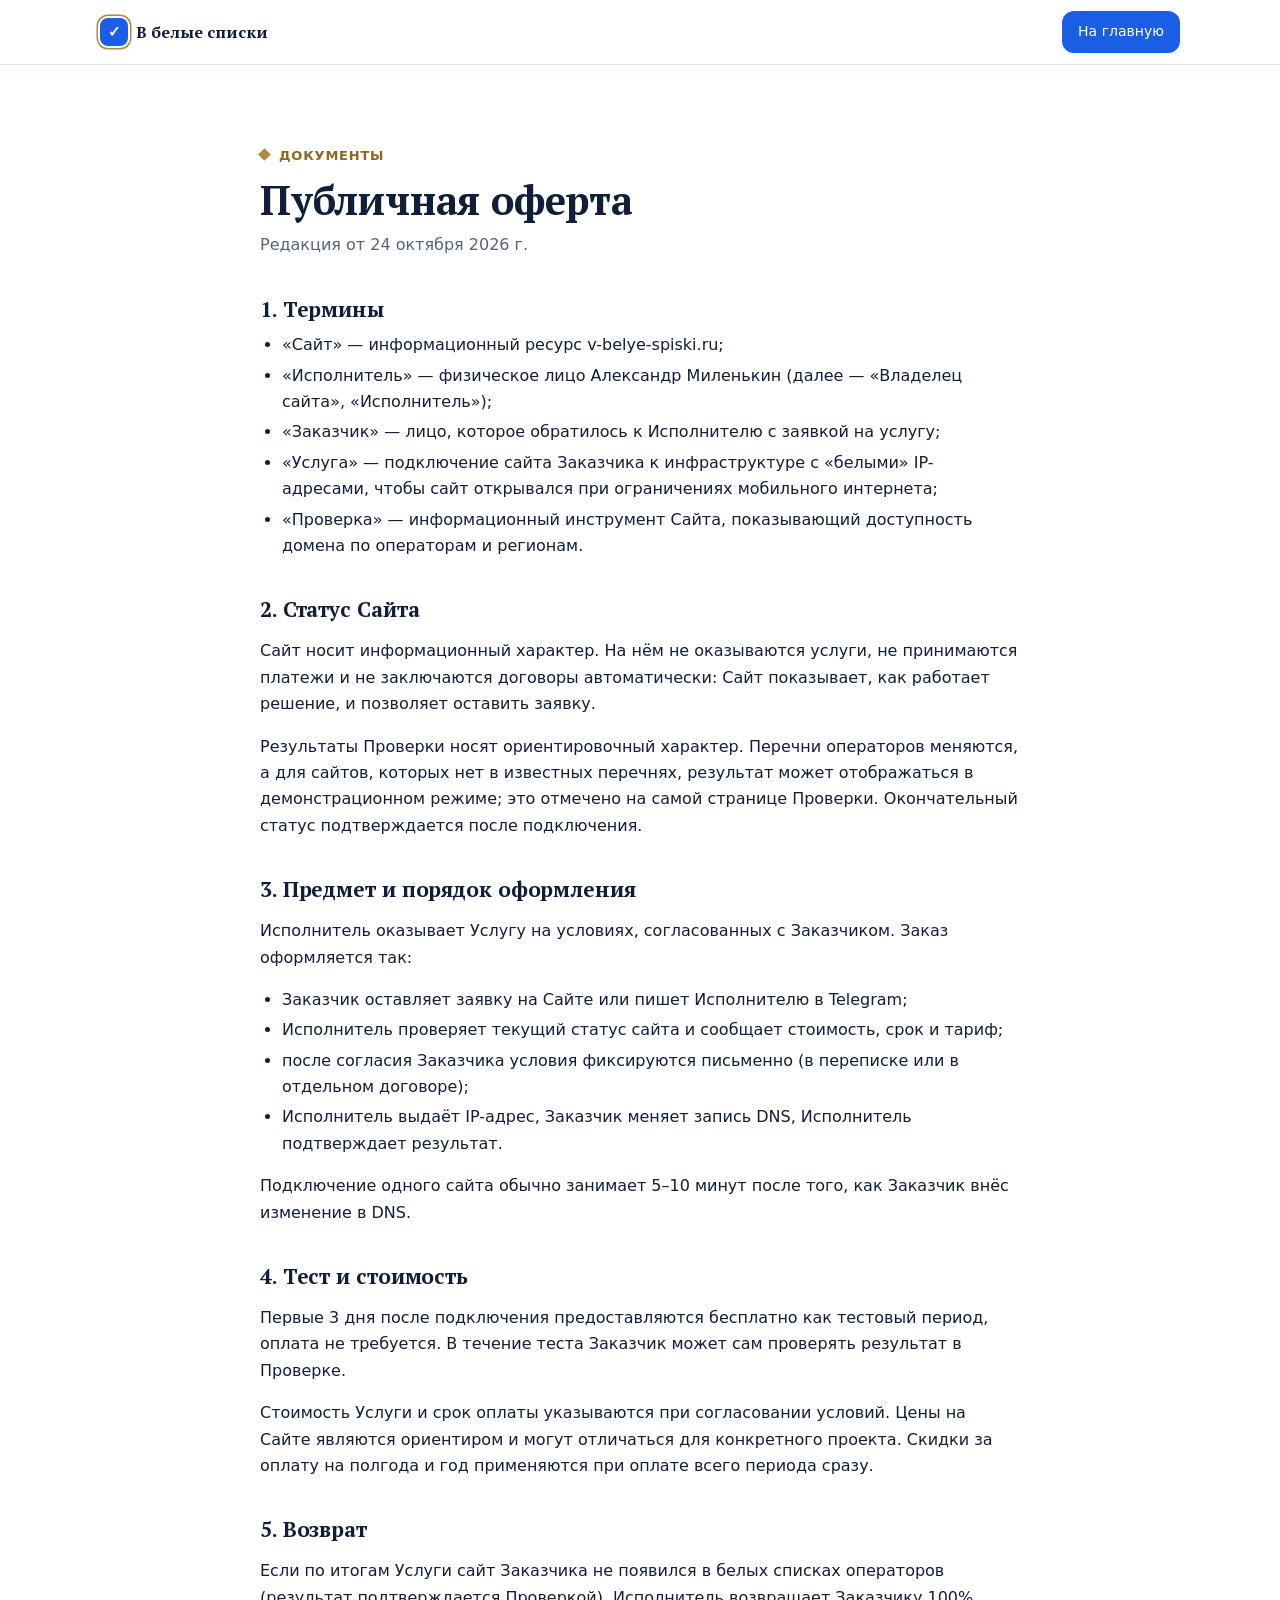
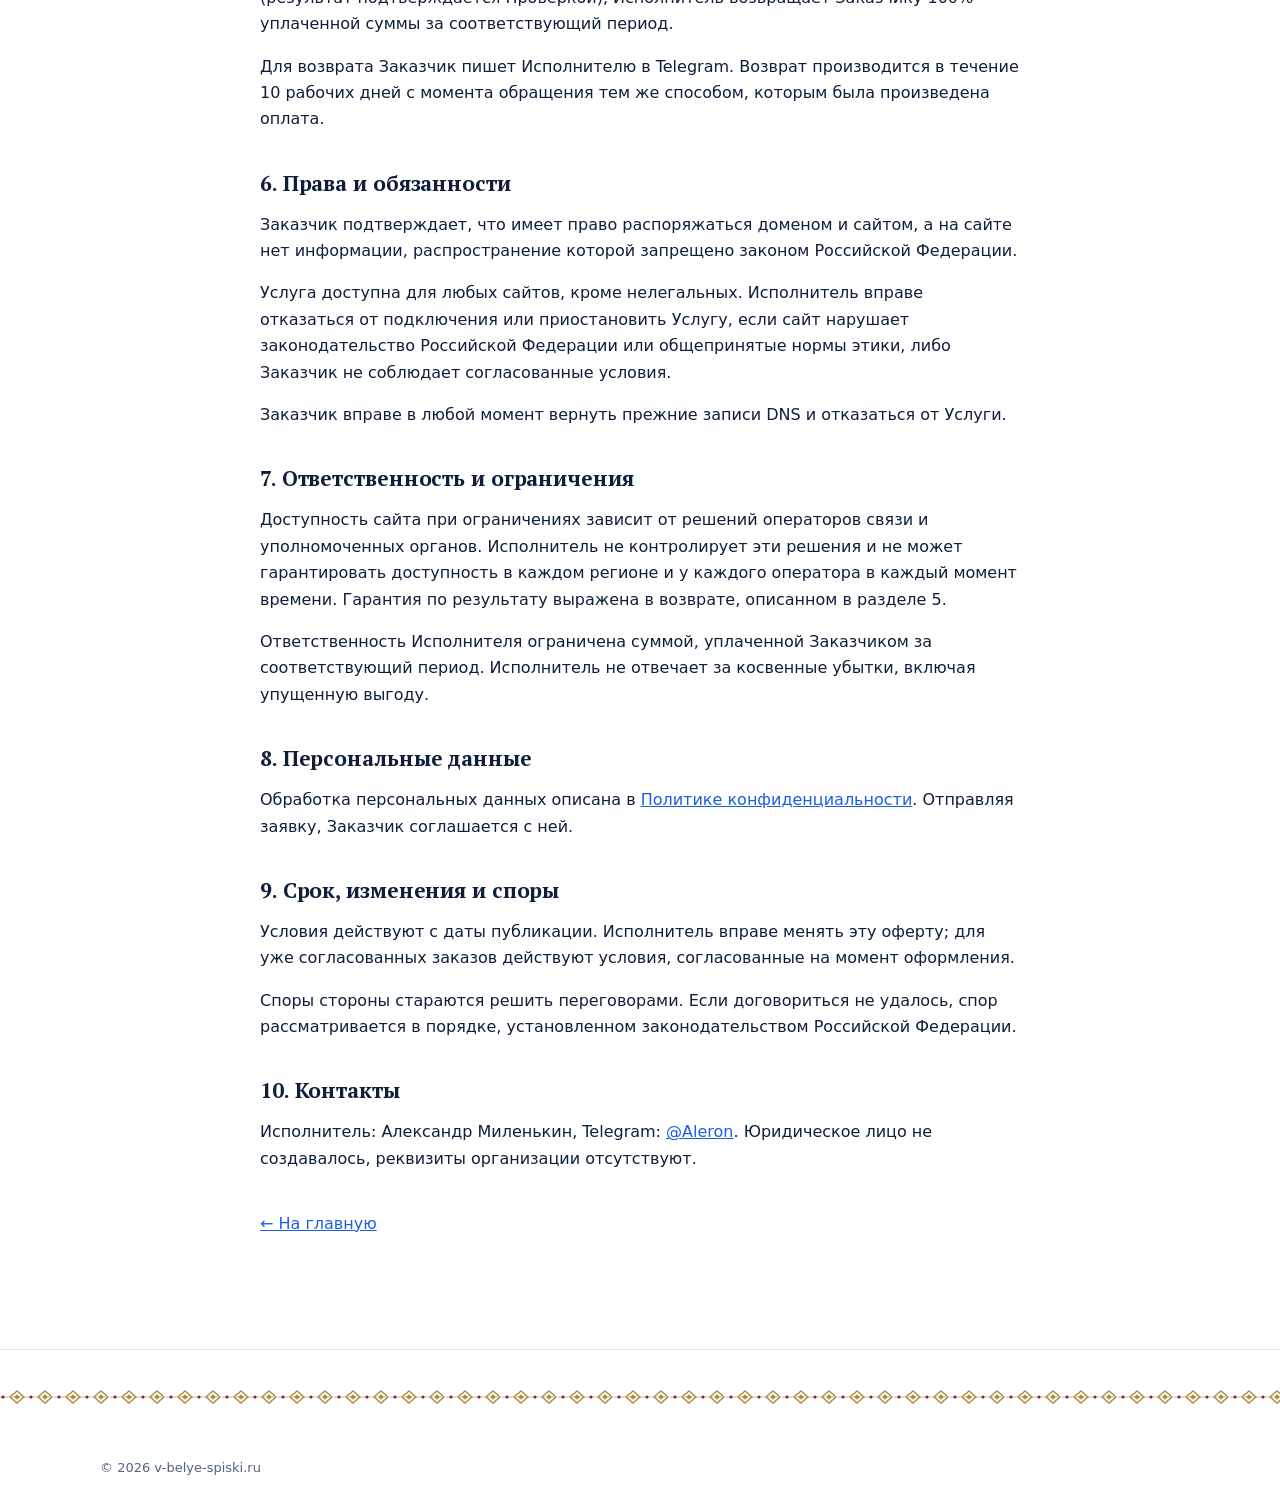
<file: publichnaya-oferta.html>
<!doctype html>
<html lang="ru"><head><meta charset="utf-8"><meta name="viewport" content="width=device-width, initial-scale=1">
<title>Публичная оферта | В белые списки</title>
<meta name="description" content="Условия подключения сайта к белым спискам: тест 3 дня и возврат 100%.">
<meta name="robots" content="noindex">
<link rel="icon" href="/favicon.ico" sizes="any">
<link rel="icon" href="/assets/icon.svg?v=a329ea20" type="image/svg+xml">
<link rel="icon" type="image/png" sizes="32x32" href="/assets/favicon-32.png?v=37b2ace0">
<link rel="apple-touch-icon" href="/apple-touch-icon.png?v=8c5036a8">
<meta name="theme-color" content="#1b5ee6">
<link rel="stylesheet" href="/assets/style.css?v=dae3e56b"></head>
<body>
<header class="top"><div class="wrap top__in"><a class="logo" href="/"><span class="logo__mark">✓</span>В белые списки</a><a class="btn btn--sm" href="/" style="margin-left:auto">На главную</a></div></header>
<main class="sec"><div class="wrap wrap--narrow doc">
<p class="eyebrow">Документы</p>
<h1>Публичная оферта</h1>
<p class="doc__date">Редакция от 24 октября 2026 г.</p>
<h2>1. Термины</h2>
<ul><li>«Сайт» — информационный ресурс v-belye-spiski.ru;</li><li>«Исполнитель» — физическое лицо Александр Миленькин (далее — «Владелец сайта», «Исполнитель»);</li><li>«Заказчик» — лицо, которое обратилось к Исполнителю с заявкой на услугу;</li><li>«Услуга» — подключение сайта Заказчика к инфраструктуре с «белыми» IP-адресами, чтобы сайт открывался при ограничениях мобильного интернета;</li><li>«Проверка» — информационный инструмент Сайта, показывающий доступность домена по операторам и регионам.</li></ul>
<h2>2. Статус Сайта</h2>
<p>Сайт носит информационный характер. На нём не оказываются услуги, не принимаются платежи и не заключаются договоры автоматически: Сайт показывает, как работает решение, и позволяет оставить заявку.</p>
<p>Результаты Проверки носят ориентировочный характер. Перечни операторов меняются, а для сайтов, которых нет в известных перечнях, результат может отображаться в демонстрационном режиме; это отмечено на самой странице Проверки. Окончательный статус подтверждается после подключения.</p>
<h2>3. Предмет и порядок оформления</h2>
<p>Исполнитель оказывает Услугу на условиях, согласованных с Заказчиком. Заказ оформляется так:</p>
<ul><li>Заказчик оставляет заявку на Сайте или пишет Исполнителю в Telegram;</li><li>Исполнитель проверяет текущий статус сайта и сообщает стоимость, срок и тариф;</li><li>после согласия Заказчика условия фиксируются письменно (в переписке или в отдельном договоре);</li><li>Исполнитель выдаёт IP-адрес, Заказчик меняет запись DNS, Исполнитель подтверждает результат.</li></ul>
<p>Подключение одного сайта обычно занимает 5–10 минут после того, как Заказчик внёс изменение в DNS.</p>
<h2>4. Тест и стоимость</h2>
<p>Первые 3 дня после подключения предоставляются бесплатно как тестовый период, оплата не требуется. В течение теста Заказчик может сам проверять результат в Проверке.</p>
<p>Стоимость Услуги и срок оплаты указываются при согласовании условий. Цены на Сайте являются ориентиром и могут отличаться для конкретного проекта. Скидки за оплату на полгода и год применяются при оплате всего периода сразу.</p>
<h2>5. Возврат</h2>
<p>Если по итогам Услуги сайт Заказчика не появился в белых списках операторов (результат подтверждается Проверкой), Исполнитель возвращает Заказчику 100% уплаченной суммы за соответствующий период.</p>
<p>Для возврата Заказчик пишет Исполнителю в Telegram. Возврат производится в течение 10 рабочих дней с момента обращения тем же способом, которым была произведена оплата.</p>
<h2>6. Права и обязанности</h2>
<p>Заказчик подтверждает, что имеет право распоряжаться доменом и сайтом, а на сайте нет информации, распространение которой запрещено законом Российской Федерации.</p>
<p>Услуга доступна для любых сайтов, кроме нелегальных. Исполнитель вправе отказаться от подключения или приостановить Услугу, если сайт нарушает законодательство Российской Федерации или общепринятые нормы этики, либо Заказчик не соблюдает согласованные условия.</p>
<p>Заказчик вправе в любой момент вернуть прежние записи DNS и отказаться от Услуги.</p>
<h2>7. Ответственность и ограничения</h2>
<p>Доступность сайта при ограничениях зависит от решений операторов связи и уполномоченных органов. Исполнитель не контролирует эти решения и не может гарантировать доступность в каждом регионе и у каждого оператора в каждый момент времени. Гарантия по результату выражена в возврате, описанном в разделе 5.</p>
<p>Ответственность Исполнителя ограничена суммой, уплаченной Заказчиком за соответствующий период. Исполнитель не отвечает за косвенные убытки, включая упущенную выгоду.</p>
<h2>8. Персональные данные</h2>
<p>Обработка персональных данных описана в <a href="/politika-konfidencialnosti.html">Политике конфиденциальности</a>. Отправляя заявку, Заказчик соглашается с ней.</p>
<h2>9. Срок, изменения и споры</h2>
<p>Условия действуют с даты публикации. Исполнитель вправе менять эту оферту; для уже согласованных заказов действуют условия, согласованные на момент оформления.</p>
<p>Споры стороны стараются решить переговорами. Если договориться не удалось, спор рассматривается в порядке, установленном законодательством Российской Федерации.</p>
<h2>10. Контакты</h2>
<p>Исполнитель: Александр Миленькин, Telegram: <a href="https://t.me/Aleron" target="_blank" rel="noopener">@Aleron</a>. Юридическое лицо не создавалось, реквизиты организации отсутствуют.</p>
<p class="doc__back"><a href="/">← На главную</a></p>
</div></main>
<footer class="foot"><div class="wrap foot__c">© 2026 v-belye-spiski.ru</div></footer>
</body></html>
</file>
<file: assets/style.css>
@font-face{font-family:"PT Serif";font-weight:400;font-style:normal;font-display:swap;src:url(/assets/pt-serif-400-cyr.woff2?v=46b60451) format("woff2");unicode-range:U+0301,U+0400-045F,U+0490-0491,U+04B0-04B1,U+2116}
@font-face{font-family:"PT Serif";font-weight:400;font-style:normal;font-display:swap;src:url(/assets/pt-serif-400-lat.woff2?v=35a2015f) format("woff2");unicode-range:U+0000-00FF,U+0131,U+0152-0153,U+02BB-02BC,U+02C6,U+02DA,U+02DC,U+2000-206F,U+20AC,U+2122,U+2212}
@font-face{font-family:"PT Serif";font-weight:700;font-style:normal;font-display:swap;src:url(/assets/pt-serif-700-cyr.woff2?v=23948fbc) format("woff2");unicode-range:U+0301,U+0400-045F,U+0490-0491,U+04B0-04B1,U+2116}
@font-face{font-family:"PT Serif";font-weight:700;font-style:normal;font-display:swap;src:url(/assets/pt-serif-700-lat.woff2?v=44e40e46) format("woff2");unicode-range:U+0000-00FF,U+0131,U+0152-0153,U+02BB-02BC,U+02C6,U+02DA,U+02DC,U+2000-206F,U+20AC,U+2122,U+2212}
:root{--bg:#ffffff;--surface:#fff;--text:#0f1f3a;--muted:#55637f;--line:#e2e8f3;--accent:#1b5ee6;--accent-d:#1347b8;--ok:#12a150;--bad:#d93a3a;--warn:#c98a00;--dark:#0f3b94;--r:14px;--gold:#b08a3e;--gold-d:#8a6a22;--burg:#7b1e2f;--paper:#f3f7fd}
*{box-sizing:border-box}html{scroll-behavior:smooth;scroll-padding-top:76px}
body{margin:0;font:16px/1.55 system-ui,-apple-system,"Segoe UI",Roboto,sans-serif;color:var(--text);background:var(--bg)}
a{color:var(--accent)}img{max-width:100%}
.wrap{max-width:1120px;margin:0 auto;padding:0 20px}.wrap--narrow{max-width:760px}
h1,h2,h3{line-height:1.2;margin:0 0 .5em;letter-spacing:-.01em}
h1{font-size:clamp(30px,5vw,52px)}h2{font-size:clamp(24px,3.4vw,36px)}h3{font-size:18px}
.top{position:sticky;top:0;z-index:20;background:rgba(255,255,255,.92);backdrop-filter:blur(8px);border-bottom:1px solid var(--line)}
.top__in{display:flex;align-items:center;gap:20px;height:64px}
.logo{display:inline-flex;align-items:center;gap:8px;font-weight:800;color:var(--text);text-decoration:none}
.logo__mark{display:grid;place-items:center;width:28px;height:28px;border-radius:8px;background:var(--accent);color:#fff;font-size:15px}
.nav{display:flex;gap:22px;margin-left:auto}.nav a{color:var(--muted);text-decoration:none;font-weight:600;font-size:15px}.nav a:hover{color:var(--text)}
.burger{display:none;margin-left:auto;background:none;border:0;padding:8px}.burger span{display:block;width:22px;height:2px;background:var(--text);margin:5px 0}
.btn{display:inline-block;border:0;cursor:pointer;background:var(--accent);color:#fff;font:700 15px/1 inherit;padding:14px 22px;border-radius:12px;text-decoration:none;transition:background .15s}
.btn:hover{background:var(--accent-d)}.btn:disabled{opacity:.6;cursor:wait}.btn--sm{padding:10px 16px;font-size:14px}.btn--lg{padding:17px 28px;font-size:16px}.btn--ghost{background:#fff;color:var(--accent);border:1.5px solid var(--accent)}
.hero{padding:56px 0 36px;background:linear-gradient(#fff,var(--bg))}
.chip{display:inline-block;margin:0 0 18px;padding:6px 12px;border-radius:99px;background:#e8f0ff;color:var(--accent);font-weight:700;font-size:13px}
.lead{max-width:640px;color:var(--muted);font-size:18px}
.checker{display:flex;gap:10px;max-width:680px;margin:28px 0 10px}
.checker__field{flex:1;display:flex;align-items:center;background:#fff;border:1.5px solid var(--line);border-radius:14px;padding:0 16px;min-width:0}
.checker__field:focus-within{border-color:var(--accent)}.checker__pre{color:var(--muted);margin-right:4px}
.checker input{flex:1;min-width:0;border:0;outline:0;background:none;font:600 17px inherit;padding:16px 0;color:var(--text)}
.examples{color:var(--muted);font-size:14px;margin:0 0 20px}.examples button{background:none;border:0;color:var(--accent);cursor:pointer;font:inherit;text-decoration:underline;padding:0 6px 0 0}
.result{max-width:680px;background:#fff;border:1px solid var(--line);border-radius:var(--r);padding:20px;min-height:72px}
.result__hint{margin:0;color:var(--muted)}
.verdict{display:flex;align-items:center;gap:10px;font-weight:800;font-size:19px;margin:0 0 14px}
.dot{width:12px;height:12px;border-radius:50%;background:var(--muted);flex:none}.dot.ok{background:var(--ok)}.dot.bad{background:var(--bad)}.dot.warn{background:var(--warn)}
.ops{display:grid;grid-template-columns:repeat(2,1fr);gap:10px;list-style:none;margin:0;padding:0}
.ops li{display:flex;justify-content:space-between;gap:8px;padding:12px 14px;border:1px solid var(--line);border-radius:12px;font-weight:600}
.ops .in{color:var(--ok)}.ops .out{color:var(--bad)}
.ips{margin:14px 0 0;color:var(--muted);font-size:14px;word-break:break-all}
.trio{list-style:none;margin:36px 0 0;padding:0;display:grid;grid-template-columns:repeat(3,1fr);gap:16px}
.trio li{color:var(--muted);font-size:15px}.trio b{display:block;color:var(--text);font-size:16px;margin-bottom:4px}
.stats{background:var(--dark);color:#fff}.stats__in{display:grid;grid-template-columns:repeat(3,1fr);gap:16px;padding-top:26px;padding-bottom:26px}
.stats b{display:block;font-size:24px}.stats span{color:#9db0d6;font-size:14px}
.sec{padding:72px 0}.sec--tint{background:#f3f7fd}.sec--dark{background:var(--dark);color:#fff}
.eyebrow{margin:0 0 10px;color:var(--accent);font-weight:800;text-transform:uppercase;letter-spacing:.06em;font-size:13px}
.sub{color:var(--muted);max-width:640px;margin:0 0 28px}.note{color:var(--muted);margin:22px 0 0}
.cards{display:grid;gap:18px;margin-top:24px}.cards--2{grid-template-columns:repeat(2,1fr)}.cards--3{grid-template-columns:repeat(3,1fr)}
.card{background:#fff;border:1px solid var(--line);border-radius:var(--r);padding:24px}.card p{color:var(--muted);margin:0}
.ok{color:var(--ok)}.no{color:var(--bad)}
.how{margin-top:32px}.list{padding-left:20px;color:var(--muted)}
.steps{list-style:none;margin:24px 0 28px;padding:0;display:grid;grid-template-columns:repeat(4,1fr);gap:18px}
.steps li{background:#fff;border:1px solid var(--line);border-radius:var(--r);padding:22px}
.steps i{display:grid;place-items:center;width:32px;height:32px;border-radius:50%;background:var(--accent);color:#fff;font-style:normal;font-weight:800;margin-bottom:12px}.steps p{margin:0;color:var(--muted);font-size:15px}
.tbl{width:100%;border-collapse:collapse;font-size:15px}.tbl td{padding:9px 0;border-bottom:1px solid var(--line)}.tbl td+td{text-align:right;color:var(--muted)}
.seg{display:inline-flex;background:#fff;border:1px solid var(--line);border-radius:12px;padding:4px}
.seg button{border:0;background:none;padding:10px 16px;border-radius:9px;font:700 14px inherit;cursor:pointer;color:var(--muted)}.seg button[aria-selected=true]{background:var(--accent);color:#fff}
.plan{display:flex;flex-direction:column;gap:12px}.plan--hot{border:2px solid var(--accent)}
.plan__tag{align-self:flex-start;background:#e8f0ff;color:var(--accent);font-size:12px;font-weight:800;padding:4px 10px;border-radius:99px}
.plan__price{font-size:32px;font-weight:800}.plan__price small{font-size:15px;color:var(--muted);font-weight:600}
.plan__old{color:var(--muted);text-decoration:line-through;font-size:14px;min-height:20px}.plan__tot{color:var(--muted);font-size:13px;min-height:18px}
.plan ul{list-style:none;padding:0;margin:0 0 8px;flex:1}.plan li{padding:5px 0 5px 24px;position:relative;font-size:15px}.plan li::before{content:"✓";position:absolute;left:0;color:var(--ok);font-weight:800}
details{background:#fff;border:1px solid var(--line);border-radius:12px;padding:16px 18px;margin-bottom:10px}summary{cursor:pointer;font-weight:700}details p{margin:10px 0 0;color:var(--muted)}
.lead2{display:grid;grid-template-columns:1fr 1fr;gap:48px;align-items:start}.lead2 p{color:#b8c6e4}
.ticks{list-style:none;padding:0;color:#dbe5fa}.ticks li::before{content:"✓ ";color:#5ee08f;font-weight:800}
.form{background:#fff;color:var(--text);border-radius:var(--r);padding:24px;display:grid;gap:14px}
.form label{display:grid;gap:6px;font-weight:700;font-size:14px}
.form input:not(.hp){border:1.5px solid var(--line);background:var(--bg);border-radius:11px;padding:13px 14px;font:600 15px inherit;outline:0}.form input:focus{border-color:var(--accent);background:#fff}
.form input.err{border-color:var(--bad)}.hp{position:absolute;left:-9999px;opacity:0}
.form__msg{margin:0;font-weight:700;min-height:20px;color:var(--ok)}.form__msg.err{color:var(--bad)}.fine{margin:0;font-size:12.5px;color:var(--muted)!important}
.foot{background:#fff;border-top:1px solid var(--line);padding-top:40px}.foot__in{display:grid;grid-template-columns:2fr 1fr 1fr;gap:28px}
.foot p{color:var(--muted);font-size:14px;max-width:320px}.foot b{display:block;margin-bottom:8px}.foot a:not(.logo){display:block;color:var(--muted);text-decoration:none;font-size:14px;padding:3px 0}
.foot__c{color:var(--muted);font-size:13px;padding-top:28px;padding-bottom:28px}
.doc{padding:20px 0}
.answer{max-width:760px;font-size:18px;background:#fff;border:1px solid var(--line);border-left:4px solid var(--accent);border-radius:12px;padding:18px 20px;margin:0 0 8px}
.steps--how{margin-top:20px}
@media(max-width:860px){
 .nav{display:none;position:absolute;top:64px;left:0;right:0;flex-direction:column;background:#fff;padding:12px 20px 18px;border-bottom:1px solid var(--line);gap:14px}.nav.open{display:flex}
 .burger{display:block}.top .btn--sm{display:none}
 .cards--2,.cards--3,.steps,.trio,.stats__in,.lead2,.foot__in{grid-template-columns:1fr}
 .checker{flex-direction:column}.ops{grid-template-columns:1fr}.sec{padding:52px 0}.lead2{gap:28px}
}

/* ---- первый экран */
.hero__top{display:grid;grid-template-columns:1.15fr 1fr;gap:32px;align-items:center;margin-bottom:8px}
.hero__art{margin:0}.hero__art img{display:block;width:100%;height:auto;border-radius:20px}
h1{font-size:clamp(28px,4vw,44px)}

/* ---- результат проверки */
.result{max-width:none}
.verdict{display:flex;align-items:center;gap:14px;padding:16px 18px;border-radius:14px;margin:0 0 14px;border:1px solid var(--line);background:var(--bg)}
.verdict b{display:block;font-size:18px;word-break:break-all}.verdict span:not(.dot){display:block;color:var(--muted);font-size:15px}
.verdict--ok{background:#e9f8ef;border-color:#bfe8cf}.verdict--warn{background:#fff6e0;border-color:#f3dba0}.verdict--bad{background:#fdecec;border-color:#f5c3c3}
.demo{margin:0 0 14px;padding:10px 14px;border-radius:10px;background:#f3f7fd;color:var(--muted);font-size:13.5px}
.viz{display:grid;grid-template-columns:minmax(260px,.9fr) 1.6fr;gap:22px;align-items:start}
.map{display:grid;grid-template-columns:repeat(5,1fr);grid-template-rows:repeat(3,64px);gap:6px}
.tile{display:flex;flex-direction:column;align-items:center;justify-content:center;border-radius:12px;color:#fff;font-size:13px;animation:pop .45s both}
.tile b{font-size:14px}.tile span{opacity:.9;font-size:12px}
.tile--all{background:#12a150}.tile--most{background:#6cc04a}.tile--some{background:#f0a21a}.tile--none{background:#e5484d}
.mx{display:grid;gap:5px;align-items:center;font-size:13px}
.mx__h{text-align:center;color:var(--muted);font-weight:700;font-size:12px}
.mx__op{font-weight:700;padding-right:6px;white-space:nowrap}
.mx__c{display:grid;place-items:center;height:34px;border-radius:9px;font-weight:800;animation:pop .35s both}
.mx__c.in{background:#dff5e8;color:#0d8a43}.mx__c.out{background:#fbe4e4;color:#c93a3f}
.legend{display:flex;flex-wrap:wrap;gap:16px;list-style:none;margin:16px 0 0;padding:0;color:var(--muted);font-size:13px}
.legend i{display:inline-block;width:12px;height:12px;border-radius:4px;margin-right:6px;vertical-align:-1px}
.cta{display:flex;align-items:center;justify-content:space-between;gap:16px;margin-top:18px;padding:16px 18px;border-radius:14px;background:#f3f7fd}.cta p{margin:0;color:var(--text)}
@keyframes pop{from{opacity:0;transform:scale(.7)}to{opacity:1;transform:none}}
@media(prefers-reduced-motion:reduce){.tile,.mx__c{animation:none}}
@media(max-width:860px){
 .hero__top{grid-template-columns:1fr}.hero__art{order:-1}
 .viz{grid-template-columns:1fr}.cta{flex-direction:column;align-items:flex-start}
 .map{grid-template-rows:repeat(3,56px)}.mx{font-size:12px;overflow-x:auto}
}

.alt{display:flex;align-items:center;justify-content:space-between;gap:28px;background:#fff;border:1px dashed #b9c6de;border-radius:var(--r);padding:28px}
.alt p{color:var(--muted);margin:0 0 10px;max-width:640px}.alt h2{margin-bottom:.4em}
@media(max-width:860px){.alt{flex-direction:column;align-items:flex-start}}

/* ---- схема работы, доверие, гарантия */
.flow{list-style:none;margin:8px 0 6px;padding:0;display:grid;grid-template-columns:repeat(4,1fr);gap:14px;counter-reset:f}
.flow li{position:relative;background:#fff;border:1px solid var(--line);border-radius:var(--r);padding:18px 18px 18px;counter-increment:f}
.flow li::before{content:counter(f);display:grid;place-items:center;width:26px;height:26px;border-radius:50%;background:var(--accent);color:#fff;font-weight:800;font-size:13px;margin-bottom:10px}
.flow li:not(:last-child)::after{content:"→";position:absolute;right:-13px;top:50%;transform:translateY(-50%);color:var(--accent);font-weight:800;z-index:1}
.flow b{display:block;margin-bottom:4px}.flow span{color:var(--muted);font-size:14px}
.cmp ul{list-style:none;margin:0;padding:0}.cmp li{position:relative;padding:8px 0 8px 26px;color:var(--text);font-size:15px;border-bottom:1px solid var(--line)}.cmp li:last-child{border:0}
.cmp--bad li::before{content:"✕";position:absolute;left:0;color:var(--bad);font-weight:800}.cmp--ok li::before{content:"✓";position:absolute;left:0;color:var(--ok);font-weight:800}
.cmp--ok{border:2px solid var(--ok)}
.guar{display:grid;grid-template-columns:1.1fr 1fr;gap:32px;align-items:center;background:linear-gradient(135deg,#0f1d38,#143063);color:#fff;border-radius:24px;padding:40px}
.guar h2{color:#fff}.guar p{color:#c6d4f0;margin:0 0 20px}.guar .eyebrow{color:#7fb0ff}
.guar__steps{list-style:none;margin:0;padding:0;display:grid;gap:12px;counter-reset:g}
.guar__steps li{background:rgba(255,255,255,.08);border:1px solid rgba(255,255,255,.14);border-radius:14px;padding:14px 16px 14px 56px;position:relative;counter-increment:g}
.guar__steps li::before{content:counter(g);position:absolute;left:16px;top:14px;width:28px;height:28px;border-radius:50%;background:#12a150;color:#fff;display:grid;place-items:center;font-weight:800}
.guar__steps b{display:block}.guar__steps span{color:#b8c9ea;font-size:14px}
@media(max-width:860px){.flow{grid-template-columns:1fr}.flow li:not(:last-child)::after{content:"↓";right:auto;left:50%;top:auto;bottom:-14px;transform:translateX(-50%)}.guar{grid-template-columns:1fr;padding:26px}}

.stats__in{grid-template-columns:repeat(4,1fr)}
@media(max-width:860px){.stats__in{grid-template-columns:repeat(2,1fr)}}

/* ---- полоса выгод: каждая выгода в одну строку */
.stats__in{display:grid;grid-template-columns:repeat(4,auto);justify-content:space-between;gap:12px 24px}
.stats__in div{display:flex;align-items:baseline;gap:10px;white-space:nowrap}
.stats b{display:inline;font-size:22px}.stats span{font-size:14px}
@media(max-width:1000px){.stats__in{grid-template-columns:repeat(2,auto)}}
@media(max-width:560px){.stats__in{grid-template-columns:1fr;justify-items:start;gap:6px}.stats__in div{width:100%}.stats b{font-size:20px}}

/* ---- настоящая карта РФ */
.viz{display:block}
.rumap-wrap{margin:0 0 20px}
.rumap{display:block;width:100%;height:auto}
.rumap path{stroke:#fff;stroke-width:.9;stroke-linejoin:round;transition:opacity .15s}
.rumap path:hover{opacity:.82}
.rumap text{font:800 22px system-ui,-apple-system,"Segoe UI",Roboto,sans-serif;fill:#fff;paint-order:stroke;stroke:rgba(12,26,56,.55);stroke-width:4px;stroke-linejoin:round;pointer-events:none}
.mx{max-width:900px}

/* ---- потери и сравнение с конкурентом */
.loss{display:grid;grid-template-columns:minmax(300px,.8fr) 1.4fr;gap:22px;margin-top:30px;align-items:start}
.calc h3{margin-bottom:6px}.calc__lead{margin:0 0 14px;font-size:14.5px}
.calc label{display:block;font-weight:700;font-size:14px;margin:14px 0 4px}
.calc output{float:right;color:var(--accent)}
.calc input[type=range]{width:100%;accent-color:var(--accent)}
.calc__res{margin-top:18px;padding:16px;border-radius:14px;background:#fdecec;border:1px solid #f5c3c3}
.calc__res span{display:block;color:var(--muted);font-size:14px}.calc__res b{display:block;font-size:34px;color:var(--bad);margin:4px 0}.calc__res small{color:var(--text);font-size:14px}
.vs h3{margin-bottom:12px}
.vs__row{display:grid;grid-template-columns:1fr 1fr;gap:14px}
.vs figure{margin:0;background:#fff;border:1px solid var(--line);border-radius:var(--r);padding:12px}
.vs figcaption{font-size:14px;color:var(--muted);margin-top:8px}.vs figcaption b{display:block;font-size:15px}
.vs__bad b{color:var(--bad)}.vs__ok b{color:var(--ok)}
.vs .rumap text{font-size:26px}
@media(max-width:860px){.loss{grid-template-columns:1fr}.vs__row{grid-template-columns:1fr}}

/* ---- блок «живой человек» */
.person{display:flex;align-items:center;gap:20px;background:#fff;border:1px solid var(--line);border-radius:var(--r);padding:18px 22px;margin:0 0 22px}
.person img{width:96px;height:96px;border-radius:50%;object-fit:cover;border:4px solid var(--accent);flex:none}
.person b{display:block;font-size:19px}.person p{margin:4px 0 0;color:var(--muted)}
@media(max-width:560px){.person{flex-direction:column;text-align:center}}

/* ---- бегущая лента клиентов */
.sec--clients{padding-bottom:56px}
.marquee{overflow:hidden;margin-top:24px;-webkit-mask-image:linear-gradient(90deg,transparent,#000 6%,#000 94%,transparent);mask-image:linear-gradient(90deg,transparent,#000 6%,#000 94%,transparent)}
.marquee__track{display:flex;gap:16px;width:max-content;animation:marq 40s linear infinite}
.marquee:hover .marquee__track,.marquee:focus-within .marquee__track{animation-play-state:paused}
@keyframes marq{to{transform:translateX(calc(-50% - 8px))}}
.client{display:flex;align-items:center;gap:12px;flex:none;background:#fff;border:1px solid var(--line);border-radius:99px;padding:8px 22px 8px 8px;color:var(--text);text-decoration:none;transition:border-color .15s,box-shadow .15s}
.client:hover{border-color:var(--accent);box-shadow:0 6px 18px rgba(27,94,230,.14)}
.client__logo{display:grid;place-items:center;width:56px;height:56px;border-radius:50%;background:#fff;border:1px solid var(--line);overflow:hidden;flex:none}
.client__logo img{width:44px;height:44px;object-fit:contain;border-radius:50%}
.client__t b{display:block;font-size:15px;max-width:230px;white-space:nowrap;overflow:hidden;text-overflow:ellipsis}
.client__t small{color:var(--muted);font-size:13px}
@media(prefers-reduced-motion:reduce){.marquee{-webkit-mask-image:none;mask-image:none}.marquee__track{animation:none;flex-wrap:wrap;width:auto;padding:0 20px}.client[aria-hidden=true]{display:none}}

.person__tg{display:inline-flex;align-items:center;gap:8px;margin-top:12px;padding:10px 16px;border-radius:99px;background:#e8f0ff;color:var(--accent);font-weight:700;font-size:15px;text-decoration:none;transition:background .15s}
.person__tg:hover{background:#d5e5ff}

/* ================= солидный русский стиль ================= */
h1,h2,.logo,.verdict b,.person b{font-family:"PT Serif",Georgia,"Times New Roman",serif}
h1,h2{font-weight:700;letter-spacing:-.005em}
.eyebrow{color:var(--gold-d)}
.eyebrow::before{content:"";display:inline-block;width:9px;height:9px;background:var(--gold);transform:rotate(45deg);margin-right:10px;vertical-align:1px}
body{background:var(--bg)}
.top{background:rgba(255,255,255,.95)}
.top{border-bottom:1px solid var(--line)}
.logo__mark{background:var(--accent);box-shadow:0 0 0 2px #fff,0 0 0 3.5px var(--gold)}
.hero{background:linear-gradient(#fff,#f6f9ff)}
.chip{background:#e8f0ff;color:var(--accent);border:1px solid #cfe0ff}
.btn{background:var(--accent)}.btn:hover{background:var(--accent-d)}.btn--ghost{background:#fff;color:var(--accent);border-color:var(--accent)}
.card,.steps li,.flow li,.person,.vs figure,.client,details,.result,.calc{border-color:var(--line)}

.plan--hot{border:2px solid var(--accent)}
.sec--tint{background:var(--paper);border-top:1px solid var(--line);border-bottom:1px solid var(--line)}
.stats{border-top:0;border-bottom:0}
.stats b{color:#ffe3a0}
.orn{height:14px;margin:0 auto;max-width:1120px;background:url(/assets/ornament.svg?v=d80e76d5) repeat-x center/56px 14px}
.guar{position:relative;background:linear-gradient(135deg,#1d5fe0,#0f3b94);border:0}
.guar::after{content:"";position:absolute;right:26px;top:-46px;width:112px;height:112px;background:url(/assets/seal.svg?v=b6aaa892) center/contain no-repeat;filter:drop-shadow(0 4px 10px rgba(0,0,0,.25))}
.guar .eyebrow{color:#ffe3a0}.guar .eyebrow::before{background:#ffe3a0}
.foot::before{content:"";display:block;height:14px;margin-bottom:26px;background:url(/assets/ornament.svg?v=d80e76d5) repeat-x center/56px 14px}
.docs{display:grid;grid-template-columns:repeat(4,1fr);gap:16px;margin-top:22px}
.docs a,.docs div{display:block;background:#fff;border:1px solid var(--line);border-radius:var(--r);padding:18px;text-decoration:none;color:var(--text)}
.docs a:hover{border-color:var(--accent)}
.docs b{display:block;font-family:"PT Serif",Georgia,serif;font-size:17px;margin-bottom:6px}
.docs span{color:var(--muted);font-size:14px;display:block}
.docs i{display:block;color:var(--accent);font-style:normal;font-weight:700;font-size:14px;margin-top:10px}
@media(max-width:860px){.docs{grid-template-columns:1fr 1fr}.guar::after{width:84px;height:84px;top:-34px;right:14px}}
@media(max-width:560px){.docs{grid-template-columns:1fr}}

/* ---- юридические страницы */
.doc{padding:8px 0 24px}
.doc h1{font-size:clamp(28px,4vw,40px);margin-bottom:.2em}
.doc__date{color:var(--muted);margin:0 0 24px}
.doc h2{font-size:21px;margin:1.8em 0 .5em}
.doc p,.doc li{line-height:1.65}
.doc ul{margin:.4em 0 1em;padding-left:22px}
.doc li{margin:.25em 0}
.doc__back{margin-top:2.4em}

/* ---- блок «Подходит ли ваш сайт» */
.fit-tags{display:flex;flex-wrap:wrap;gap:8px;margin-top:14px}
.fit-tags span{background:#f3f7fd;border:1px solid var(--line);border-radius:99px;padding:6px 12px;font-size:14px;color:var(--text)}
.fit-tags--no span{background:#fdecec;border-color:#f5c3c3;color:#8a2a2f}
</file>
